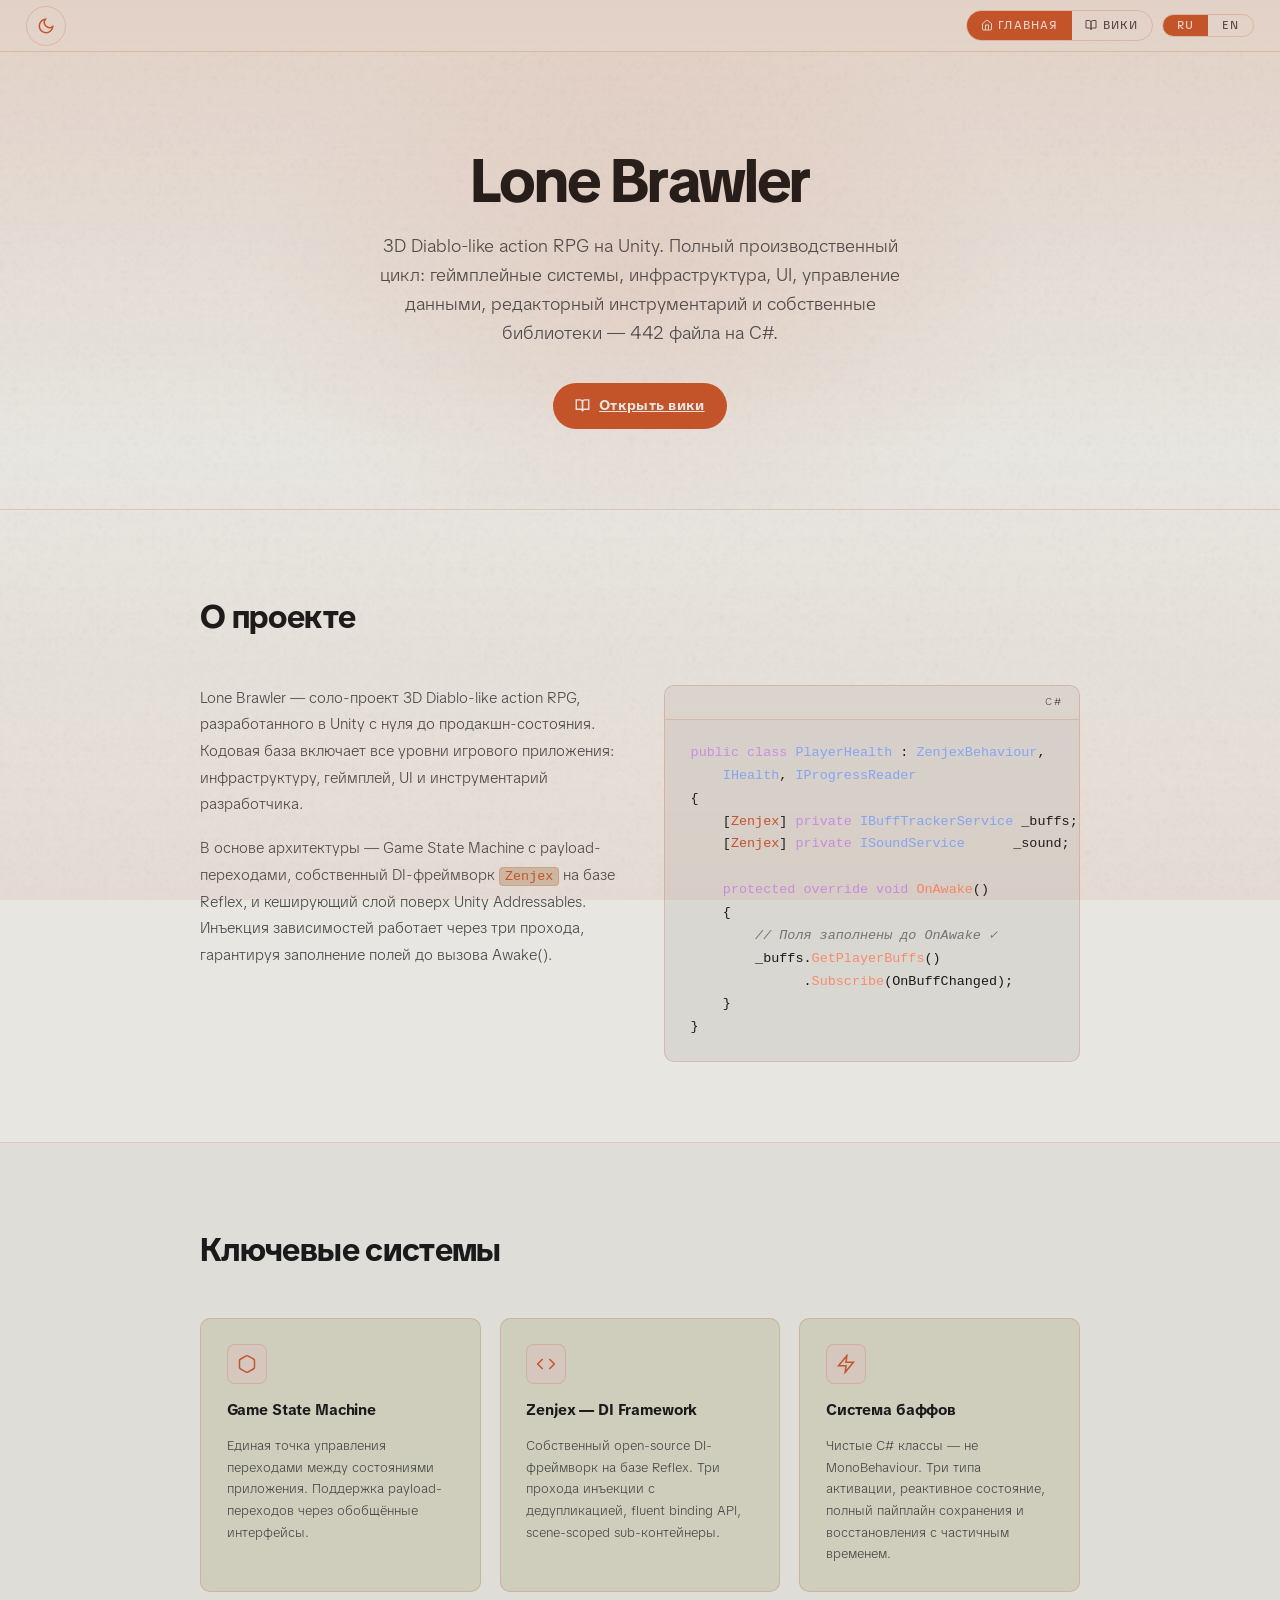
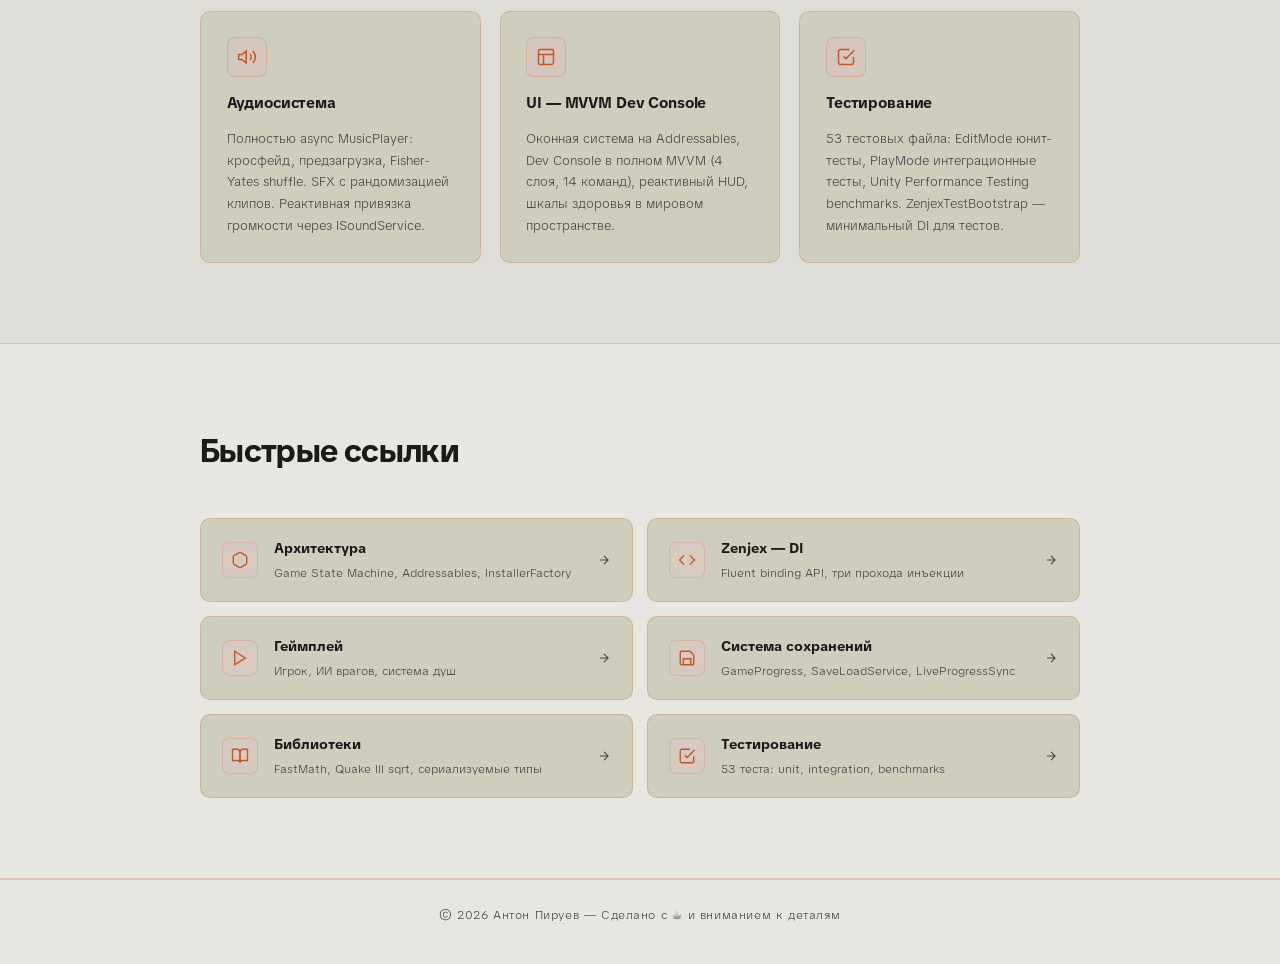
<file: src/index.html>
<!DOCTYPE html>
<html lang="ru" data-theme="dark">
<head>
  <meta charset="UTF-8" />
  <meta name="viewport" content="width=device-width, initial-scale=1.0" />
  <title>Lone Brawler</title>

  <link rel="stylesheet" href="css/variables.css" />
  <link rel="stylesheet" href="css/animations.css" />
  <link rel="stylesheet" href="css/layout.css" />
  <link rel="stylesheet" href="css/wiki.css" />
  <link rel="stylesheet" href="css/home.css" />
</head>
<body>

<div class="app">

  <!-- ═══════ TOP BAR ═══════ -->
  <header class="topbar">
    <div class="topbar-left">
      <button class="theme-switcher" id="theme-toggle"
              aria-label="Toggle theme" onclick="toggleTheme()">
        <svg class="theme-icon sun" viewBox="0 0 24 24" fill="none" stroke="currentColor" stroke-width="2" aria-hidden="true">
          <circle cx="12" cy="12" r="5"/>
          <path d="M12 1v2M12 21v2M4.22 4.22l1.42 1.42M18.36 18.36l1.42 1.42M1 12h2M21 12h2M4.22 19.78l1.42-1.42M18.36 5.64l1.42-1.42"/>
        </svg>
        <svg class="theme-icon moon" viewBox="0 0 24 24" fill="none" stroke="currentColor" stroke-width="2" aria-hidden="true">
          <path d="M21 12.79A9 9 0 1 1 11.21 3 7 7 0 0 0 21 12.79z"/>
        </svg>
      </button>
    </div>

    <div class="topbar-right">
      <nav class="topbar-nav" aria-label="Site navigation">
        <a class="topbar-nav-link topbar-nav-link--active" href="index.html">
          <svg width="12" height="12" viewBox="0 0 24 24" fill="none" stroke="currentColor" stroke-width="2" aria-hidden="true">
            <path d="M3 9l9-7 9 7v11a2 2 0 01-2 2H5a2 2 0 01-2-2z"/>
            <polyline points="9 22 9 12 15 12 15 22"/>
          </svg>
          <span class="t" data-ru="Главная" data-en="Home">Главная</span>
        </a>
        <a class="topbar-nav-link" href="wiki.html">
          <svg width="12" height="12" viewBox="0 0 24 24" fill="none" stroke="currentColor" stroke-width="2" aria-hidden="true">
            <path d="M2 3h6a4 4 0 014 4v14a3 3 0 00-3-3H2z"/>
            <path d="M22 3h-6a4 4 0 00-4 4v14a3 3 0 013-3h7z"/>
          </svg>
          <span class="t" data-ru="Вики" data-en="Wiki">Вики</span>
        </a>
      </nav>

      <a class="repo-link" id="repo-link" href="#" style="display:none"
         target="_blank" rel="noopener" aria-label="GitHub repository">
        <svg width="13" height="13" viewBox="0 0 24 24" fill="currentColor" aria-hidden="true">
          <path d="M12 .5C5.65.5.5 5.65.5 12c0 5.1 3.3 9.4 7.9 10.9.58.1.79-.25.79-.56v-2c-3.2.7-3.88-1.54-3.88-1.54-.52-1.34-1.28-1.7-1.28-1.7-1.05-.72.08-.7.08-.7 1.16.08 1.77 1.2 1.77 1.2 1.03 1.76 2.7 1.25 3.36.96.1-.75.4-1.25.73-1.54-2.55-.29-5.23-1.28-5.23-5.68 0-1.25.45-2.28 1.18-3.08-.12-.29-.51-1.46.11-3.04 0 0 .96-.31 3.15 1.18a10.9 10.9 0 015.74 0C17.3 5.37 18.26 5.68 18.26 5.68c.62 1.58.23 2.75.11 3.04.74.8 1.18 1.83 1.18 3.08 0 4.41-2.69 5.38-5.25 5.67.41.35.78 1.05.78 2.12v3.15c0 .31.21.67.8.56C20.2 21.4 23.5 17.1 23.5 12 23.5 5.65 18.35.5 12 .5z"/>
        </svg>
        GitHub
      </a>

      <div class="lang-switcher" role="group" aria-label="Language">
        <button class="lang-btn active" id="btn-ru" onclick="setLang('ru')">RU</button>
        <button class="lang-btn"        id="btn-en" onclick="setLang('en')">EN</button>
      </div>
    </div>
  </header>

  <!-- ═══════ MAIN CONTENT ═══════ -->
  <main class="home-main">

    <!-- HERO -->
    <section class="home-hero">
      <div class="home-hero-inner home-hero-inner--centered">
        <div class="home-hero-text home-hero-text--centered">

          <h1 class="home-tagline">
            <span class="t" data-ru="Lone Brawler" data-en="Lone Brawler">Lone Brawler</span>
          </h1>

          <p class="home-sub t"
             data-ru="3D Diablo-like action RPG на Unity. Полный производственный цикл: геймплейные системы, инфраструктура, UI, управление данными, редакторный инструментарий и собственные библиотеки — 442 файла на C#."
             data-en="3D Diablo-like action RPG built in Unity. Full production pipeline: gameplay systems, infrastructure, UI, data management, editor tooling, and in-house libraries — 442 C# files.">
            3D Diablo-like action RPG на Unity. Полный производственный цикл: геймплейные системы, инфраструктура, UI, управление данными, редакторный инструментарий и собственные библиотеки — 442 файла на C#.
          </p>

          <div class="home-cta-row home-cta-row--centered">
            <a class="home-btn-download" href="wiki.html">
              <svg width="15" height="15" viewBox="0 0 24 24" fill="none" stroke="currentColor" stroke-width="2.2" aria-hidden="true">
                <path d="M2 3h6a4 4 0 014 4v14a3 3 0 00-3-3H2z"/>
                <path d="M22 3h-6a4 4 0 00-4 4v14a3 3 0 013-3h7z"/>
              </svg>
              <span class="t" data-ru="Открыть вики" data-en="Open Wiki">Открыть вики</span>
            </a>
          </div>

        </div>
      </div>
    </section>

    <!-- ABOUT -->
    <section class="home-section reveal">
      <div class="home-section-inner">

        <h2 class="home-section-title t"
            data-ru="О проекте"
            data-en="About the project">О проекте</h2>

        <div class="home-about-grid">
          <div class="home-about-text">
            <p class="home-paragraph t"
               data-ru="Lone Brawler — соло-проект 3D Diablo-like action RPG, разработанного в Unity с нуля до продакшн-состояния. Кодовая база включает все уровни игрового приложения: инфраструктуру, геймплей, UI и инструментарий разработчика."
               data-en="Lone Brawler is a solo 3D Diablo-like action RPG developed in Unity from scratch to production quality. The codebase covers all layers of a game application: infrastructure, gameplay, UI, and developer tooling.">
              Lone Brawler — соло-проект 3D Diablo-like action RPG, разработанного в Unity с нуля до продакшн-состояния. Кодовая база включает все уровни игрового приложения: инфраструктуру, геймплей, UI и инструментарий разработчика.
            </p>
            <p class="home-paragraph t"
               data-ru="В основе архитектуры — Game State Machine с payload-переходами, собственный DI-фреймворк <code>Zenjex</code> на базе Reflex, и кеширующий слой поверх Unity Addressables. Инъекция зависимостей работает через три прохода, гарантируя заполнение полей до вызова Awake()."
               data-en="The architecture is built around a Game State Machine with payload transitions, a custom DI framework <code>Zenjex</code> built on Reflex, and a caching layer over Unity Addressables. Dependency injection runs across three passes, guaranteeing field population before Awake() fires.">
              В основе архитектуры — Game State Machine с payload-переходами, собственный DI-фреймворк <code>Zenjex</code> на базе Reflex, и кеширующий слой поверх Unity Addressables. Инъекция зависимостей работает через три прохода, гарантируя заполнение полей до вызова Awake().
            </p>
          </div>

          <div class="home-code-block">
            <div class="home-code-header">
              <span class="home-code-lang">C#</span>
            </div>
            <pre class="home-code"><code><span class="c-kw">public class</span> <span class="c-type">PlayerHealth</span> : <span class="c-type">ZenjexBehaviour</span>,
    <span class="c-type">IHealth</span>, <span class="c-type">IProgressReader</span>
{
    [<span class="c-attr">Zenjex</span>] <span class="c-kw">private</span> <span class="c-type">IBuffTrackerService</span> _buffs;
    [<span class="c-attr">Zenjex</span>] <span class="c-kw">private</span> <span class="c-type">ISoundService</span>      _sound;

    <span class="c-kw">protected override void</span> <span class="c-fn">OnAwake</span>()
    {
        <span class="c-comm">// Поля заполнены до OnAwake ✓</span>
        _buffs.<span class="c-fn">GetPlayerBuffs</span>()
              .<span class="c-fn">Subscribe</span>(OnBuffChanged);
    }
}</code></pre>
          </div>
        </div>

      </div>
    </section>

    <!-- FEATURES -->
    <section class="home-section home-section--alt reveal">
      <div class="home-section-inner">

        <h2 class="home-section-title t"
            data-ru="Ключевые системы"
            data-en="Key Systems">Ключевые системы</h2>

        <div class="home-features-grid">

          <div class="home-feature-card">
            <div class="home-feature-icon">
              <svg width="20" height="20" viewBox="0 0 24 24" fill="none" stroke="currentColor" stroke-width="1.8">
                <path d="M21 16V8a2 2 0 00-1-1.73l-7-4a2 2 0 00-2 0l-7 4A2 2 0 003 8v8a2 2 0 001 1.73l7 4a2 2 0 002 0l7-4A2 2 0 0021 16z"/>
              </svg>
            </div>
            <h3 class="home-feature-title t" data-ru="Game State Machine" data-en="Game State Machine">Game State Machine</h3>
            <p class="home-feature-desc t"
               data-ru="Единая точка управления переходами между состояниями приложения. Поддержка payload-переходов через обобщённые интерфейсы."
               data-en="Single point of control for all application state transitions. Supports payload transitions through generic interfaces.">
              Единая точка управления переходами между состояниями приложения. Поддержка payload-переходов через обобщённые интерфейсы.
            </p>
          </div>

          <div class="home-feature-card">
            <div class="home-feature-icon">
              <svg width="20" height="20" viewBox="0 0 24 24" fill="none" stroke="currentColor" stroke-width="1.8">
                <polyline points="16 18 22 12 16 6"/><polyline points="8 6 2 12 8 18"/>
              </svg>
            </div>
            <h3 class="home-feature-title t" data-ru="Zenjex — DI Framework" data-en="Zenjex — DI Framework">Zenjex — DI Framework</h3>
            <p class="home-feature-desc t"
               data-ru="Собственный open-source DI-фреймворк на базе Reflex. Три прохода инъекции с дедупликацией, fluent binding API, scene-scoped sub-контейнеры."
               data-en="Custom open-source DI framework built on Reflex. Three injection passes with deduplication, fluent binding API, scene-scoped sub-containers.">
              Собственный open-source DI-фреймворк на базе Reflex. Три прохода инъекции с дедупликацией, fluent binding API, scene-scoped sub-контейнеры.
            </p>
          </div>

          <div class="home-feature-card">
            <div class="home-feature-icon">
              <svg width="20" height="20" viewBox="0 0 24 24" fill="none" stroke="currentColor" stroke-width="1.8">
                <path d="M13 2L3 14h9l-1 8 10-12h-9l1-8z"/>
              </svg>
            </div>
            <h3 class="home-feature-title t" data-ru="Система баффов" data-en="Buff System">Система баффов</h3>
            <p class="home-feature-desc t"
               data-ru="Чистые C# классы — не MonoBehaviour. Три типа активации, реактивное состояние, полный пайплайн сохранения и восстановления с частичным временем."
               data-en="Pure C# classes — not MonoBehaviours. Three activation types, reactive state, full save & restore pipeline including partial-duration restoration.">
              Чистые C# классы — не MonoBehaviour. Три типа активации, реактивное состояние, полный пайплайн сохранения и восстановления с частичным временем.
            </p>
          </div>

          <div class="home-feature-card">
            <div class="home-feature-icon">
              <svg width="20" height="20" viewBox="0 0 24 24" fill="none" stroke="currentColor" stroke-width="1.8">
                <polygon points="11 5 6 9 2 9 2 15 6 15 11 19 11 5"/>
                <path d="M15.54 8.46a5 5 0 010 7.07M19.07 4.93a10 10 0 010 14.14"/>
              </svg>
            </div>
            <h3 class="home-feature-title t" data-ru="Аудиосистема" data-en="Audio System">Аудиосистема</h3>
            <p class="home-feature-desc t"
               data-ru="Полностью async MusicPlayer: кросфейд, предзагрузка, Fisher-Yates shuffle. SFX с рандомизацией клипов. Реактивная привязка громкости через ISoundService."
               data-en="Fully async MusicPlayer: crossfade, preloading, Fisher-Yates shuffle. SFX with randomised clip groups. Reactive volume binding through ISoundService.">
              Полностью async MusicPlayer: кросфейд, предзагрузка, Fisher-Yates shuffle. SFX с рандомизацией клипов. Реактивная привязка громкости через ISoundService.
            </p>
          </div>

          <div class="home-feature-card">
            <div class="home-feature-icon">
              <svg width="20" height="20" viewBox="0 0 24 24" fill="none" stroke="currentColor" stroke-width="1.8">
                <rect x="3" y="3" width="18" height="18" rx="2"/>
                <path d="M3 9h18M9 21V9"/>
              </svg>
            </div>
            <h3 class="home-feature-title t" data-ru="UI — MVVM Dev Console" data-en="UI — MVVM Dev Console">UI — MVVM Dev Console</h3>
            <p class="home-feature-desc t"
               data-ru="Оконная система на Addressables, Dev Console в полном MVVM (4 слоя, 14 команд), реактивный HUD, шкалы здоровья в мировом пространстве."
               data-en="Addressables-based window system, Dev Console in full MVVM (4 layers, 14 commands), reactive HUD, world-space health bars.">
              Оконная система на Addressables, Dev Console в полном MVVM (4 слоя, 14 команд), реактивный HUD, шкалы здоровья в мировом пространстве.
            </p>
          </div>

          <div class="home-feature-card">
            <div class="home-feature-icon">
              <svg width="20" height="20" viewBox="0 0 24 24" fill="none" stroke="currentColor" stroke-width="1.8">
                <polyline points="9 11 12 14 22 4"/>
                <path d="M21 12v7a2 2 0 01-2 2H5a2 2 0 01-2-2V5a2 2 0 012-2h11"/>
              </svg>
            </div>
            <h3 class="home-feature-title t" data-ru="Тестирование" data-en="Testing">Тестирование</h3>
            <p class="home-feature-desc t"
               data-ru="53 тестовых файла: EditMode юнит-тесты, PlayMode интеграционные тесты, Unity Performance Testing benchmarks. ZenjexTestBootstrap — минимальный DI для тестов."
               data-en="53 test files: EditMode unit tests, PlayMode integration tests, Unity Performance Testing benchmarks. ZenjexTestBootstrap — minimal DI container for tests.">
              53 тестовых файла: EditMode юнит-тесты, PlayMode интеграционные тесты, Unity Performance Testing benchmarks. ZenjexTestBootstrap — минимальный DI для тестов.
            </p>
          </div>

        </div>
      </div>
    </section>

    <!-- QUICK LINKS -->
    <section class="home-section reveal">
      <div class="home-section-inner">

        <h2 class="home-section-title t"
            data-ru="Быстрые ссылки"
            data-en="Quick Links">Быстрые ссылки</h2>

        <div class="home-links-grid">

          <a class="home-link-card" href="wiki.html#Architecture">
            <div class="home-link-card-icon">
              <svg width="18" height="18" viewBox="0 0 24 24" fill="none" stroke="currentColor" stroke-width="1.8">
                <path d="M21 16V8a2 2 0 00-1-1.73l-7-4a2 2 0 00-2 0l-7 4A2 2 0 003 8v8a2 2 0 001 1.73l7 4a2 2 0 002 0l7-4A2 2 0 0021 16z"/>
              </svg>
            </div>
            <div>
              <div class="home-link-card-title t" data-ru="Архитектура" data-en="Architecture">Архитектура</div>
              <div class="home-link-card-desc t" data-ru="Game State Machine, Addressables, InstallerFactory" data-en="Game State Machine, Addressables, InstallerFactory">Game State Machine, Addressables, InstallerFactory</div>
            </div>
            <svg class="home-link-arrow" width="14" height="14" viewBox="0 0 24 24" fill="none" stroke="currentColor" stroke-width="2">
              <path d="M5 12h14M12 5l7 7-7 7"/>
            </svg>
          </a>

          <a class="home-link-card" href="wiki.html#Zenjex">
            <div class="home-link-card-icon">
              <svg width="18" height="18" viewBox="0 0 24 24" fill="none" stroke="currentColor" stroke-width="1.8">
                <polyline points="16 18 22 12 16 6"/><polyline points="8 6 2 12 8 18"/>
              </svg>
            </div>
            <div>
              <div class="home-link-card-title">Zenjex — DI</div>
              <div class="home-link-card-desc t" data-ru="Fluent binding API, три прохода инъекции" data-en="Fluent binding API, three injection passes">Fluent binding API, три прохода инъекции</div>
            </div>
            <svg class="home-link-arrow" width="14" height="14" viewBox="0 0 24 24" fill="none" stroke="currentColor" stroke-width="2">
              <path d="M5 12h14M12 5l7 7-7 7"/>
            </svg>
          </a>

          <a class="home-link-card" href="wiki.html#Gameplay">
            <div class="home-link-card-icon">
              <svg width="18" height="18" viewBox="0 0 24 24" fill="none" stroke="currentColor" stroke-width="1.8">
                <polygon points="5 3 19 12 5 21 5 3"/>
              </svg>
            </div>
            <div>
              <div class="home-link-card-title t" data-ru="Геймплей" data-en="Gameplay">Геймплей</div>
              <div class="home-link-card-desc t" data-ru="Игрок, ИИ врагов, система душ" data-en="Player, enemy AI, souls system">Игрок, ИИ врагов, система душ</div>
            </div>
            <svg class="home-link-arrow" width="14" height="14" viewBox="0 0 24 24" fill="none" stroke="currentColor" stroke-width="2">
              <path d="M5 12h14M12 5l7 7-7 7"/>
            </svg>
          </a>

          <a class="home-link-card" href="wiki.html#Save-System">
            <div class="home-link-card-icon">
              <svg width="18" height="18" viewBox="0 0 24 24" fill="none" stroke="currentColor" stroke-width="1.8">
                <path d="M19 21H5a2 2 0 01-2-2V5a2 2 0 012-2h11l5 5v11a2 2 0 01-2 2z"/>
                <polyline points="17 21 17 13 7 13 7 21"/>
              </svg>
            </div>
            <div>
              <div class="home-link-card-title t" data-ru="Система сохранений" data-en="Save System">Система сохранений</div>
              <div class="home-link-card-desc t" data-ru="GameProgress, SaveLoadService, LiveProgressSync" data-en="GameProgress, SaveLoadService, LiveProgressSync">GameProgress, SaveLoadService, LiveProgressSync</div>
            </div>
            <svg class="home-link-arrow" width="14" height="14" viewBox="0 0 24 24" fill="none" stroke="currentColor" stroke-width="2">
              <path d="M5 12h14M12 5l7 7-7 7"/>
            </svg>
          </a>

          <a class="home-link-card" href="wiki.html#Custom-Libraries">
            <div class="home-link-card-icon">
              <svg width="18" height="18" viewBox="0 0 24 24" fill="none" stroke="currentColor" stroke-width="1.8">
                <path d="M2 3h6a4 4 0 014 4v14a3 3 0 00-3-3H2z"/>
                <path d="M22 3h-6a4 4 0 00-4 4v14a3 3 0 013-3h7z"/>
              </svg>
            </div>
            <div>
              <div class="home-link-card-title t" data-ru="Библиотеки" data-en="Libraries">Библиотеки</div>
              <div class="home-link-card-desc t" data-ru="FastMath, Quake III sqrt, сериализуемые типы" data-en="FastMath, Quake III sqrt, serialisable types">FastMath, Quake III sqrt, сериализуемые типы</div>
            </div>
            <svg class="home-link-arrow" width="14" height="14" viewBox="0 0 24 24" fill="none" stroke="currentColor" stroke-width="2">
              <path d="M5 12h14M12 5l7 7-7 7"/>
            </svg>
          </a>

          <a class="home-link-card" href="wiki.html#Testing">
            <div class="home-link-card-icon">
              <svg width="18" height="18" viewBox="0 0 24 24" fill="none" stroke="currentColor" stroke-width="1.8">
                <polyline points="9 11 12 14 22 4"/>
                <path d="M21 12v7a2 2 0 01-2 2H5a2 2 0 01-2-2V5a2 2 0 012-2h11"/>
              </svg>
            </div>
            <div>
              <div class="home-link-card-title t" data-ru="Тестирование" data-en="Testing">Тестирование</div>
              <div class="home-link-card-desc t" data-ru="53 теста: unit, integration, benchmarks" data-en="53 tests: unit, integration, benchmarks">53 теста: unit, integration, benchmarks</div>
            </div>
            <svg class="home-link-arrow" width="14" height="14" viewBox="0 0 24 24" fill="none" stroke="currentColor" stroke-width="2">
              <path d="M5 12h14M12 5l7 7-7 7"/>
            </svg>
          </a>

        </div>
      </div>
    </section>

  </main>

  <footer class="home-footer">
    <span class="t" id="footer-text"
          data-ru="© 2026 Антон Пируев — Сделано с ☕ и вниманием к деталям"
          data-en="© 2026 Anton Piruev — Made with ☕ and attention to detail">© 2026 Антон Пируев — Сделано с ☕ и вниманием к деталям</span>
  </footer>

</div><!-- /.app -->

<script src="js/theme.js"></script>
<script src="js/config-loader.js"></script>
<script src="js/lang.js"></script>
<script src="js/scroll.js"></script>

<script>
/* Home page: no wiki.js needed. Just patch footer when config loads. */
document.addEventListener('wiki:ready', () => {
  const cfg = window.__cfg;
  if (!cfg) return;

  /* Footer year */
  const footerEl = document.getElementById('footer-text');
  if (footerEl) {
    const p  = cfg.site?.project || 'Lone Brawler';
    const yr = new Date().getFullYear();
    footerEl.setAttribute('data-ru', `© ${yr}\u00a0Антон Пируев — Сделано с ☕ и вниманием к деталям`);
    footerEl.setAttribute('data-en', `© ${yr}\u00a0Anton Piruev — Made with ☕ and attention to detail`);
    const lang = window.getCurrentLang?.() || 'ru';
    footerEl.textContent = footerEl.getAttribute('data-' + lang);
  }
});

/* Lang re-render for home page: just the .t fade pattern */
function rerenderCurrentLang(lang) {
  /* handled by lang.js .t fade — nothing else to re-render on home */
}
</script>

</body>
</html>
</file>
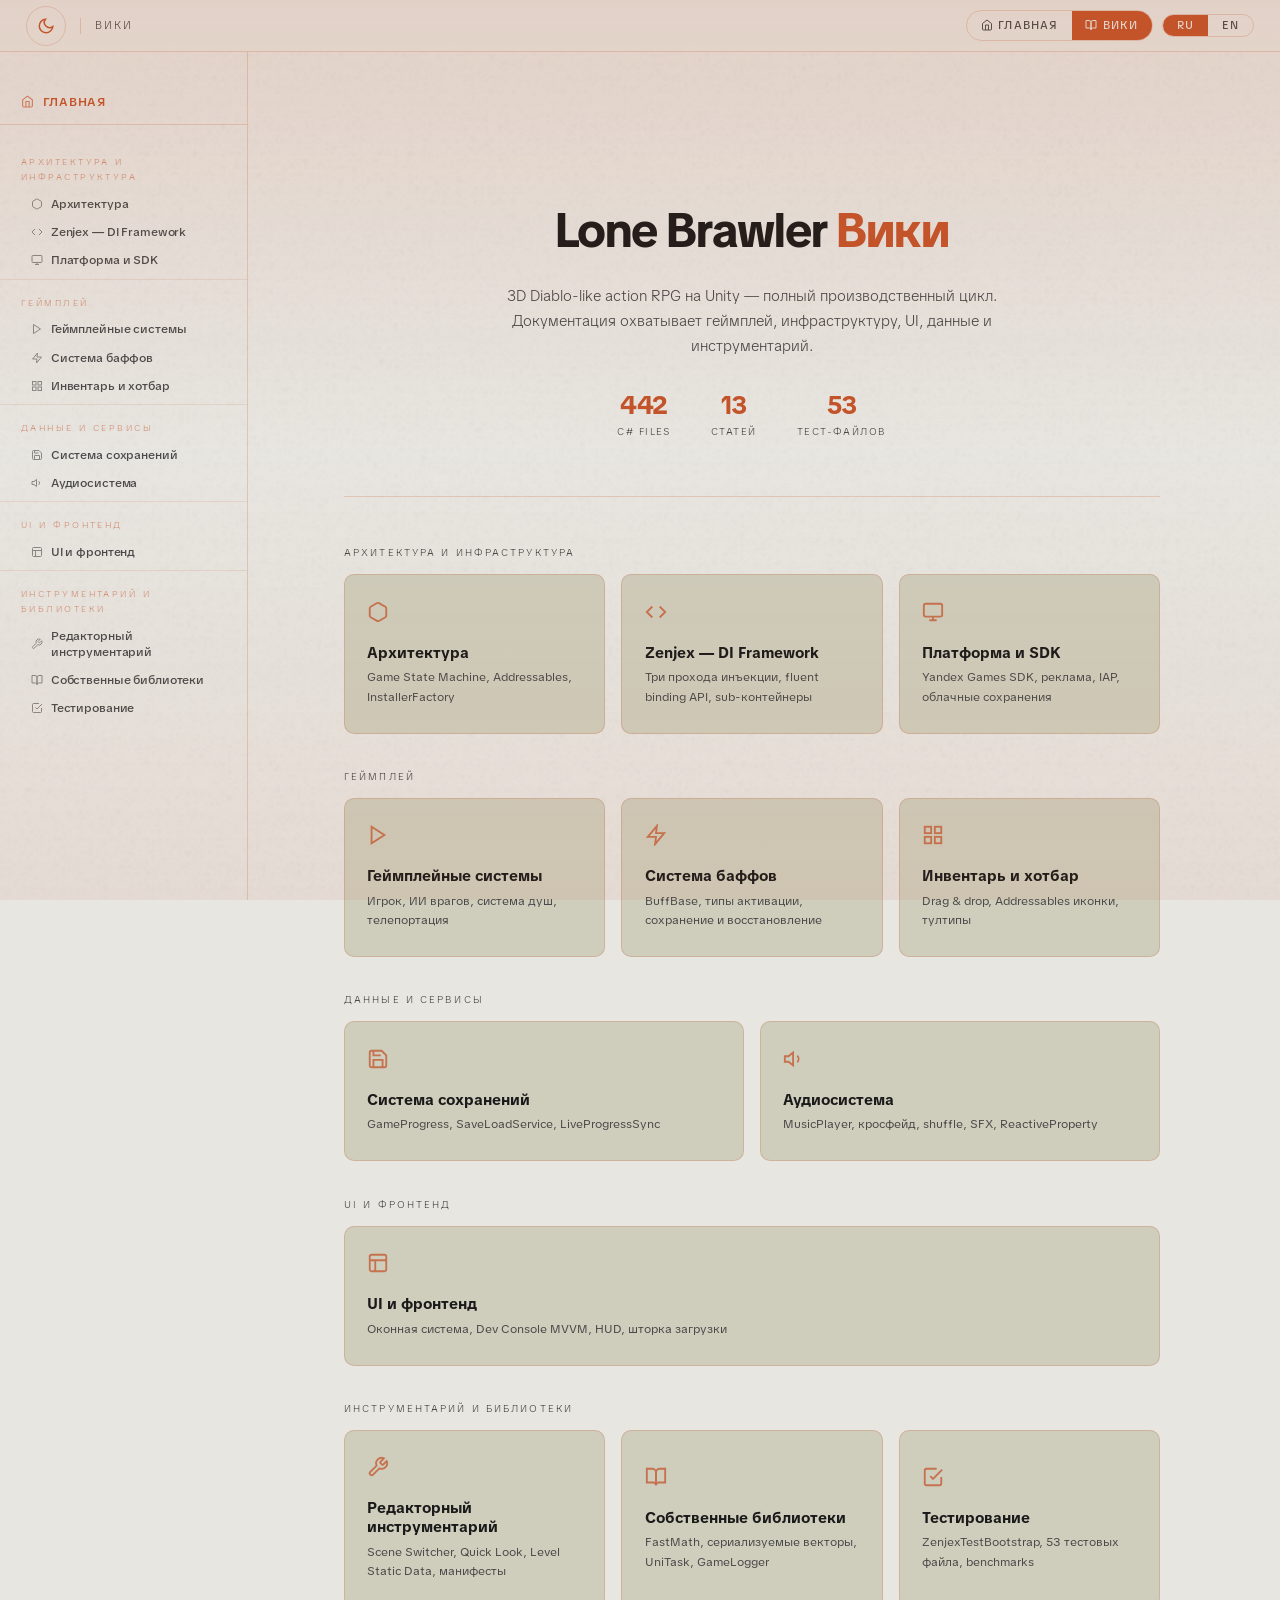
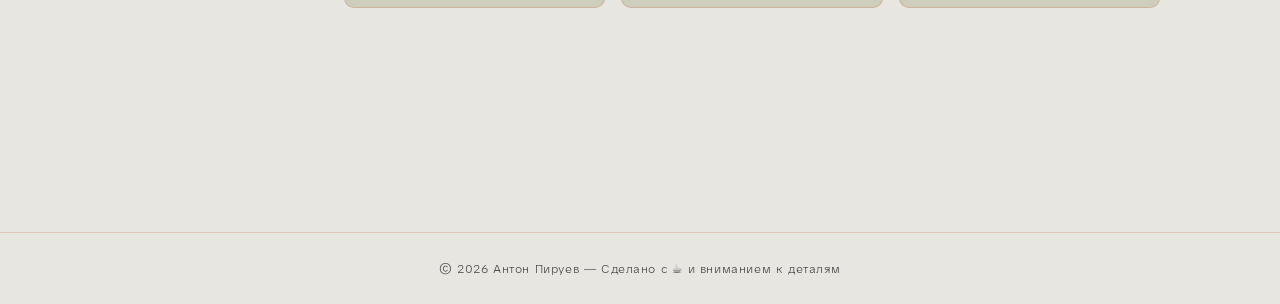
<file: src/wiki.html>
<!DOCTYPE html>
<html lang="ru" data-theme="dark">
<head>
  <meta charset="UTF-8" />
  <meta name="viewport" content="width=device-width, initial-scale=1.0" />
  <title>Wiki — Lone Brawler</title>

  <link rel="stylesheet" href="css/variables.css" />
  <link rel="stylesheet" href="css/animations.css" />
  <link rel="stylesheet" href="css/layout.css" />
  <link rel="stylesheet" href="css/wiki.css" />
</head>
<body>

<div class="app">

  <!-- ═══════ TOP BAR ═══════ -->
  <header class="topbar">
    <div class="topbar-left">
      <button class="sidebar-toggle" id="sidebar-toggle"
              aria-label="Toggle navigation" onclick="toggleSidebar()">
        <svg width="16" height="16" viewBox="0 0 24 24" fill="none" stroke="currentColor" stroke-width="2">
          <path d="M3 12h18M3 6h18M3 18h18"/>
        </svg>
      </button>

      <button class="theme-switcher" id="theme-toggle"
              aria-label="Toggle theme" onclick="toggleTheme()">
        <svg class="theme-icon sun" viewBox="0 0 24 24" fill="none" stroke="currentColor" stroke-width="2">
          <circle cx="12" cy="12" r="5"/>
          <path d="M12 1v2M12 21v2M4.22 4.22l1.42 1.42M18.36 18.36l1.42 1.42M1 12h2M21 12h2M4.22 19.78l1.42-1.42M18.36 5.64l1.42-1.42"/>
        </svg>
        <svg class="theme-icon moon" viewBox="0 0 24 24" fill="none" stroke="currentColor" stroke-width="2">
          <path d="M21 12.79A9 9 0 1 1 11.21 3 7 7 0 0 0 21 12.79z"/>
        </svg>
      </button>

      <div class="topbar-sep"></div>
      <span class="topbar-label t" data-ru="Вики" data-en="Wiki">Вики</span>
    </div>

    <div class="topbar-right">
      <nav class="topbar-nav" aria-label="Site navigation">
        <a class="topbar-nav-link" href="index.html">
          <svg width="12" height="12" viewBox="0 0 24 24" fill="none" stroke="currentColor" stroke-width="2">
            <path d="M3 9l9-7 9 7v11a2 2 0 01-2 2H5a2 2 0 01-2-2z"/>
            <polyline points="9 22 9 12 15 12 15 22"/>
          </svg>
          <span class="t" data-ru="Главная" data-en="Home">Главная</span>
        </a>
        <a class="topbar-nav-link topbar-nav-link--active" href="wiki.html">
          <svg width="12" height="12" viewBox="0 0 24 24" fill="none" stroke="currentColor" stroke-width="2">
            <path d="M2 3h6a4 4 0 014 4v14a3 3 0 00-3-3H2z"/>
            <path d="M22 3h-6a4 4 0 00-4 4v14a3 3 0 013-3h7z"/>
          </svg>
          <span class="t" data-ru="Вики" data-en="Wiki">Вики</span>
        </a>
      </nav>

      <div class="lang-switcher" role="group" aria-label="Language">
        <button class="lang-btn active" id="btn-ru" onclick="setLang('ru')">RU</button>
        <button class="lang-btn"        id="btn-en" onclick="setLang('en')">EN</button>
      </div>
    </div>
  </header>

  <!-- ═══════ LAYOUT ═══════ -->
  <div class="main">

    <!-- SIDEBAR -->
    <nav class="sidebar" id="sidebar">
      <button class="sidebar-home-btn t" id="sidebar-home-btn"
              data-ru="Главная" data-en="Home"
              onclick="showWikiHome()">
        <svg width="13" height="13" viewBox="0 0 24 24" fill="none" stroke="currentColor" stroke-width="2">
          <path d="M3 9l9-7 9 7v11a2 2 0 01-2 2H5a2 2 0 01-2-2z"/>
          <polyline points="9 22 9 12 15 12 15 22"/>
        </svg>
        Главная
      </button>

      <div id="wiki-sidebar-list">
        <!-- populated by wiki.js after config loads -->
        <div class="wiki-loading" style="padding: 2rem 0;">
          <div class="wiki-loading-dot"></div>
          <div class="wiki-loading-dot"></div>
          <div class="wiki-loading-dot"></div>
        </div>
      </div>
    </nav>

    <!-- Mobile backdrop -->
    <div class="sidebar-backdrop" id="sidebar-backdrop" onclick="closeSidebar()"></div>

    <!-- CONTENT -->
    <main class="content" id="wiki-content">
      <div class="wiki-content">
        <div class="wiki-loading">
          <div class="wiki-loading-dot"></div>
          <div class="wiki-loading-dot"></div>
          <div class="wiki-loading-dot"></div>
        </div>
      </div>
    </main>

  </div><!-- /.main -->

  <footer>
    <span class="t" data-ru="© 2026 Антон Пируев — Сделано с ☕ и вниманием к деталям" data-en="© 2026 Anton Piruev — Made with ☕ and attention to detail">
      © 2026 Антон Пируев — Сделано с ☕ и вниманием к деталям
    </span>
  </footer>

</div><!-- /.app -->

<script src="js/theme.js"></script>
<script src="js/lang.js"></script>
<script src="js/marked.min.js"></script>
<script src="js/config-loader.js"></script>
<script src="js/wiki.js"></script>

</body>
</html>
</file>
<file: src/css/variables.css>
/* ============================================================
   variables.css — Design tokens for Lone Brawler Wiki.
   Accent colours are overridden at runtime by config-loader.js
   ============================================================ */

*, *::before, *::after {
  box-sizing: border-box;
  margin: 0;
  padding: 0;
}

/* ── Fallback accents (before config loads) ── */
:root {
  --accent-dark:  #e8774a;
  --accent-light: #c4542a;
}

/* ── Dark theme (default) ── */
:root {
  --accent:   var(--accent-dark);

  --bg:       #0d0d0d;
  --surface:  #161616;
  --card:     #1c1c1c;
  --accent2:  #f5b07a;
  --text:     #f0ece4;
  --muted:    #8a8070;
  --border:   var(--border-dark,          rgba(232, 119, 74, 0.18));
  --glow:     var(--glow-dark,            rgba(232, 119, 74, 0.10));

  --gradient-top:    var(--gradient-top-dark,  rgba(232, 119, 74, 0.12));
  --gradient-bottom: var(--gradient-bot-dark,  rgba(232, 119, 74, 0.06));

  --sidebar-w: 248px;
}

/* ── Light theme ── */
[data-theme="light"] {
  --accent:   var(--accent-light);

  --bg:       #e8e6e1;
  --surface:  #d9d7d2;
  --card:     #cfcdbc;
  --accent2:  #8b4510;
  --text:     #1a1a1a;
  --muted:    #4a4a4a;
  --border:   var(--border-light,         rgba(196, 84, 42, 0.22));
  --glow:     var(--glow-light,           rgba(196, 84, 42, 0.10));

  --gradient-top:    var(--gradient-top-light, rgba(196, 84, 42, 0.14));
  --gradient-bottom: var(--gradient-bot-light, rgba(196, 84, 42, 0.07));
}

html { scroll-behavior: smooth; }

body {
  background-color:       var(--bg);
  background-image:       var(--noise-svg);
  background-attachment:  fixed;
  color:       var(--text);
  font-family: inherit;
  font-weight: 300;
  line-height: 1.7;
  overflow-x:  hidden;
}

/* ── Gradient overlay ── */
body::before {
  content: '';
  position: fixed;
  inset: 0;
  background: linear-gradient(
    to bottom,
    var(--gradient-top)    0%,
    transparent            50%,
    var(--gradient-bottom) 100%
  );
  pointer-events: none;
  z-index: 9999;
}
</file>
<file: src/css/animations.css>
/* ============================================================
   animations.css — Keyframes & transition helpers
   ============================================================ */

@keyframes fadeUp {
  from { opacity: 0; transform: translateY(28px); }
  to   { opacity: 1; transform: none; }
}

@keyframes spin {
  to { transform: rotate(360deg); }
}

@keyframes slideRight {
  from { opacity: 0; transform: translateX(-10px); }
  to   { opacity: 1; transform: none; }
}

/* ── Scroll reveal (same class name as portfolio) ── */
.reveal {
  opacity: 0;
  transform: translateY(20px);
  transition: opacity 0.6s ease, transform 0.6s ease;
}
.reveal.visible {
  opacity: 1;
  transform: none;
}

/* ── Language fade (same .t / .fading pattern) ── */
.t {
  transition: opacity 0.18s ease;
}
.t.fading {
  opacity: 0;
}

/* ── Release body entry ── */
.release-body {
  animation: fadeUp 0.4s cubic-bezier(0.22, 1, 0.36, 1) both;
}

/* ── Section stagger ── */
.release-section {
  animation: fadeUp 0.45s cubic-bezier(0.22, 1, 0.36, 1) both;
}
.release-section:nth-child(1) { animation-delay: 0.04s; }
.release-section:nth-child(2) { animation-delay: 0.08s; }
.release-section:nth-child(3) { animation-delay: 0.12s; }
.release-section:nth-child(4) { animation-delay: 0.16s; }
.release-section:nth-child(5) { animation-delay: 0.20s; }
.release-section:nth-child(6) { animation-delay: 0.24s; }
.release-section:nth-child(7) { animation-delay: 0.28s; }
.release-section:nth-child(8) { animation-delay: 0.32s; }
</file>
<file: src/css/layout.css>
/* ============================================================
   layout.css — Top bar, sidebar, content, footer
   ============================================================ */

/* ── App shell ── */
.app {
  display: flex;
  flex-direction: column;
  min-height: 100vh;
}

/* ════════════════════════════════════════════════════════════
   TOP BAR
   ════════════════════════════════════════════════════════════ */
.topbar {
  position: fixed;
  top: 0; left: 0; right: 0;
  z-index: 500;
  height: 52px;
  display: flex;
  align-items: center;
  justify-content: space-between;
  padding: 0 1.6rem;
  border-bottom: 1px solid var(--border);
  background: rgba(13, 13, 13, 0.88);
  backdrop-filter: blur(18px);
  -webkit-backdrop-filter: blur(18px);
}

[data-theme="light"] .topbar {
  background: rgba(232, 230, 225, 0.88);
}

.topbar-left  { display: flex; align-items: center; gap: 0.9rem; }
.topbar-right { display: flex; align-items: center; gap: 0.6rem; }

/* Project name link */
.topbar-logo {
  display: flex;
  align-items: center;
  gap: 0.5rem;
  text-decoration: none;
  color: var(--text);
  background: transparent;
}

/* Logo as image */
.topbar-logo-img {
  height: 26px;
  width: auto;
  display: block;
  background: transparent;
}

.topbar-logo-name {
  font-size: 0.95rem;
  font-weight: 700;
  letter-spacing: -0.01em;
  color: var(--text);
}
.topbar-logo-name span { color: var(--accent); }

.topbar-sep {
  width: 1px;
  height: 16px;
  background: var(--border);
}

.topbar-label {
  font-size: 0.68rem;
  letter-spacing: 0.18em;
  text-transform: uppercase;
  color: var(--muted);
}

/* GitHub pill — matches portfolio's .link-pill */
.repo-link {
  display: inline-flex;
  align-items: center;
  gap: 0.4rem;
  padding: 0.32rem 0.85rem;
  border: 1px solid var(--border);
  border-radius: 999px;
  font-size: 0.72rem;
  font-weight: 500;
  letter-spacing: 0.06em;
  color: var(--accent2);
  text-decoration: none;
  transition: background 0.22s, border-color 0.22s, transform 0.18s;
}
.repo-link:hover {
  background: var(--glow);
  border-color: var(--accent);
  transform: translateY(-1px);
}

/* ── Theme switcher (identical to portfolio) ── */
.theme-switcher {
  width: 40px;
  height: 40px;
  border-radius: 50%;
  border: 1px solid var(--border);
  background: transparent;
  cursor: pointer;
  display: flex;
  align-items: center;
  justify-content: center;
  transition: border-color 0.2s, transform 0.2s;
  position: relative;
}
.theme-switcher:hover  { border-color: var(--accent); transform: scale(1.05); }
.theme-switcher:active { transform: scale(0.95); }

.theme-icon {
  width: 18px;
  height: 18px;
  color: var(--accent);
  transition: opacity 0.3s, transform 0.3s;
}
.theme-icon.sun  { position: absolute; opacity: 1; transform: rotate(0deg) scale(1); }
.theme-icon.moon { position: absolute; opacity: 0; transform: rotate(90deg) scale(0); }

[data-theme="light"] .theme-icon.sun  { opacity: 0; transform: rotate(-90deg) scale(0); }
[data-theme="light"] .theme-icon.moon { opacity: 1; transform: rotate(0deg) scale(1); }

/* ── Lang switcher (identical to portfolio) ── */
.lang-switcher {
  display: flex;
  border: 1px solid var(--border);
  border-radius: 999px;
  overflow: hidden;
  background: transparent;
}

.lang-btn {
  padding: 0.34rem 0.85rem;
  font-family: inherit;
  font-size: 0.68rem;
  font-weight: 500;
  letter-spacing: 0.13em;
  text-transform: uppercase;
  color: var(--muted);
  background: none;
  border: none;
  cursor: pointer;
  transition: color 0.2s, background 0.2s;
  line-height: 1;
}
.lang-btn.active         { color: var(--bg); background: var(--accent); }
.lang-btn:not(.active):hover { color: var(--accent2); }

/* ── Mobile: sidebar toggle button ── */
.sidebar-toggle {
  display: none;
  width: 40px;
  height: 40px;
  border-radius: 50%;
  border: 1px solid var(--border);
  background: transparent;
  cursor: pointer;
  align-items: center;
  justify-content: center;
  color: var(--accent);
  transition: border-color 0.2s, background 0.2s;
}
.sidebar-toggle:hover { border-color: var(--accent); background: var(--glow); }
.sidebar-toggle.open  { background: var(--glow); border-color: var(--accent); }

/* ════════════════════════════════════════════════════════════
   MAIN LAYOUT (sidebar + content)
   ════════════════════════════════════════════════════════════ */
.main {
  display: flex;
  flex: 1;
  padding-top: 52px;
}

/* ── Sidebar ── */
.sidebar {
  position: fixed;
  top: 52px;
  left: 0;
  bottom: 0;
  width: var(--sidebar-w);
  overflow-y: auto;
  border-right: 1px solid var(--border);
  padding: 1.6rem 0 2rem;
  scrollbar-width: thin;
  scrollbar-color: var(--border) transparent;
}

.sidebar-section-label {
  font-size: 0.6rem;
  letter-spacing: 0.22em;
  text-transform: uppercase;
  color: var(--muted);
  padding: 0 1.3rem;
  margin-bottom: 0.5rem;
}

.version-list {
  list-style: none;
}

/* Each version entry */
.version-item {
  position: relative;
  border-left: 2px solid transparent;
  transition: border-color 0.2s;
}
.version-item.active {
  border-left-color: var(--accent);
}

.version-btn {
  width: 100%;
  padding: 0.55rem 1.3rem;
  background: none;
  border: none;
  cursor: pointer;
  text-align: left;
  font-family: inherit;
  display: flex;
  flex-direction: column;
  gap: 0.12rem;
  transition: background 0.18s;
}
.version-btn:hover { background: var(--glow); }

.version-btn-tag {
  font-size: 0.88rem;
  font-weight: 700;
  color: var(--text);
  letter-spacing: -0.01em;
  transition: color 0.2s;
}
.version-item.active .version-btn-tag { color: var(--accent); }

.version-btn-date {
  font-size: 0.65rem;
  letter-spacing: 0.05em;
  color: var(--muted);
}

/* ── Content area ── */
.content {
  margin-left: var(--sidebar-w);
  flex: 1;
  padding: 2.8rem 3rem 7rem;
  max-width: calc(var(--sidebar-w) + 760px);
}

/* ── Release header ── */
.release-header {
  margin-bottom: 2.2rem;
}

.release-version-tag {
  font-size: clamp(2rem, 5vw, 2.8rem);
  font-weight: 700;
  letter-spacing: -0.02em;
  line-height: 1.1;
  margin-bottom: 0.55rem;
}
.release-version-tag span { color: var(--accent); }

.release-meta {
  display: flex;
  align-items: center;
  gap: 0.8rem;
  flex-wrap: wrap;
}

.release-date {
  font-size: 0.75rem;
  letter-spacing: 0.08em;
  color: var(--muted);
}

/* ── Horizontal rule between header and body ── */
.release-rule {
  height: 1px;
  background: var(--border);
  margin: 1.8rem 0 2.4rem;
}

/* ── Footer ── */
footer {
  margin-left: 0;
  width: 100%;
  padding: 1.6rem 3rem;
  border-top: 1px solid var(--border);
  color: var(--muted);
  font-size: 0.74rem;
  letter-spacing: 0.05em;
  text-align: center;
  display: flex;
  justify-content: center;
  align-items: center;
}

/* ════════════════════════════════════════════════════════════
   MOBILE  ≤ 768 px
   ════════════════════════════════════════════════════════════ */
@media (max-width: 768px) {
  :root { --sidebar-w: 0px; }

  .topbar { padding: 0 1rem; }

  .topbar-sep,
  .topbar-label { display: none; }

  .sidebar-toggle { display: flex; }

  /* Sidebar slides in from the left as an overlay */
  .sidebar {
    width: 80vw;
    max-width: 300px;
    transform: translateX(-110%);
    transition: transform 0.3s cubic-bezier(0.22, 1, 0.36, 1);
    z-index: 400;
    background: var(--bg);
    border-right: 1px solid var(--border);
  }
  .sidebar.open { transform: translateX(0); }

  /* Dim overlay behind the open sidebar */
  .sidebar-backdrop {
    display: none;
    position: fixed;
    inset: 0;
    z-index: 399;
    background: rgba(0,0,0,0.5);
  }
  .sidebar-backdrop.open { display: block; }

  .content {
    margin-left: 0;
    padding: 1.6rem 1.2rem 5rem;
  }

  footer {
    margin-left: 0;
    padding: 1.4rem 1.2rem;
  }
}

@media (max-width: 400px) {
  .release-version-tag { font-size: 1.7rem; }
  .content { padding: 1.2rem 1rem 4rem; }
}

/* ── Touch: no hover lifts ── */
@media (hover: none) {
  .repo-link:hover  { transform: none; }
  .version-btn:hover { background: transparent; }
}


/* ════════════════════════════════════════════════════════════
   SIDEBAR — версионные группы
   ════════════════════════════════════════════════════════════ */

/* Группа мажорной версии */
.version-group {
  margin-bottom: 0.25rem;
}

/* Лейбл группы (V3, V2, V1) */
.version-group-label {
  font-size: 0.55rem;
  letter-spacing: 0.28em;
  text-transform: uppercase;
  color: var(--accent);
  opacity: 0.55;
  padding: 0.9rem 1.3rem 0.3rem;
  user-select: none;
}

/* Список релизов внутри группы */
.version-sublist {
  list-style: none;
}

/* Минорный релиз — чуть меньше и с отступом */
.version-item:not(.version-item--major) .version-btn {
  padding: 0.38rem 1.3rem 0.38rem 1.8rem;
}

.version-item:not(.version-item--major) .version-btn-tag {
  font-size: 0.78rem;
  font-weight: 500;
  color: var(--muted);
}

.version-item:not(.version-item--major).active .version-btn-tag {
  color: var(--accent);
}

.version-item:not(.version-item--major) .version-btn-date {
  font-size: 0.6rem;
}

/* Мажорный релиз — крупнее, ярче */
.version-item--major .version-btn {
  padding: 0.55rem 1.3rem;
}

.version-item--major .version-btn-tag {
  font-size: 0.9rem;
  font-weight: 700;
  color: var(--text);
  display: flex;
  align-items: center;
  gap: 0.5rem;
}

.version-item--major.active .version-btn-tag {
  color: var(--accent);
}

/* Цветная точка перед мажорной версией */
.version-btn-major-dot {
  display: inline-block;
  width: 6px;
  height: 6px;
  border-radius: 50%;
  background: var(--accent);
  flex-shrink: 0;
  opacity: 0.75;
  transition: opacity 0.2s;
}
.version-item--major.active .version-btn-major-dot,
.version-item--major .version-btn:hover .version-btn-major-dot {
  opacity: 1;
}

/* Разделительная линия перед группой (кроме первой) */
.version-group + .version-group .version-group-label {
  border-top: 1px solid var(--border);
  padding-top: 1rem;
}


/* ════════════════════════════════════════════════════════════
   CONTENT — мажорный релиз
   ════════════════════════════════════════════════════════════ */

/* Выделенный бэкграунд для шапки мажорного релиза */
.release-header--major {
  position: relative;
  padding: 1.8rem 2rem 1.8rem;
  margin: -0.8rem -1.2rem 0;
  border-radius: 12px;
  border: 1px solid color-mix(in srgb, var(--accent) 25%, var(--border));
  background: color-mix(in srgb, var(--accent) 5%, var(--card));
  overflow: hidden;
}

/* Декоративное свечение в углу */
.release-header--major::before {
  content: '';
  position: absolute;
  top: -40px;
  right: -40px;
  width: 180px;
  height: 180px;
  border-radius: 50%;
  background: radial-gradient(circle, color-mix(in srgb, var(--accent) 18%, transparent), transparent 70%);
  pointer-events: none;
}

/* Бейдж "MAJOR RELEASE" */
.release-header--major::after {
  content: 'MAJOR RELEASE';
  position: absolute;
  top: 1rem;
  right: 1.2rem;
  font-size: 0.52rem;
  font-weight: 700;
  letter-spacing: 0.2em;
  color: var(--accent);
  opacity: 0.6;
}

/* Версионный тег крупнее у мажора */
.release-header--major .release-version-tag {
  font-size: clamp(2.4rem, 6vw, 3.4rem);
}

@media (max-width: 768px) {
  .release-header--major {
    margin: -0.4rem -0.4rem 0;
    padding: 1.4rem 1.2rem 1.4rem;
  }
  .release-header--major::after {
    display: none;
  }
}
</file>
<file: src/css/wiki.css>
/* ============================================================
   wiki.css — Wiki page styles: article rendering, home page,
              sidebar items, code highlighting, tables.
   ============================================================ */

/* ════════════════════════════════════════════════════════════
   TOPBAR NAV (Changelog ↔ Wiki)
   ════════════════════════════════════════════════════════════ */
.topbar-nav {
  display: flex;
  border: 1px solid var(--border);
  border-radius: 999px;
  overflow: hidden;
  background: transparent;
}

.topbar-nav-link {
  display: inline-flex;
  align-items: center;
  gap: 0.35rem;
  padding: 0.34rem 0.85rem;
  font-size: 0.68rem;
  font-weight: 500;
  letter-spacing: 0.1em;
  text-transform: uppercase;
  color: var(--muted);
  text-decoration: none;
  transition: color 0.2s, background 0.2s;
}
.topbar-nav-link:hover { color: var(--accent2); }
.topbar-nav-link--active { color: var(--bg); background: var(--accent); }
.topbar-nav-link--active:hover { color: var(--bg); }

/* ════════════════════════════════════════════════════════════
   SIDEBAR — wiki article items
   ════════════════════════════════════════════════════════════ */
.wiki-article-item .version-btn-tag {
  font-size: 0.82rem;
  font-weight: 500;
  color: var(--muted);
  display: flex;
  align-items: center;
  gap: 0.5rem;
}

.wiki-article-item.active .version-btn-tag { color: var(--accent); }

.wiki-article-icon {
  display: flex;
  align-items: center;
  opacity: 0.6;
  flex-shrink: 0;
  transition: opacity 0.2s;
}
.wiki-article-item.active .wiki-article-icon,
.wiki-article-item:hover .wiki-article-icon { opacity: 1; }

.wiki-article-item .version-btn { padding: 0.5rem 1.3rem; }
.wiki-article-item .version-btn-date { display: none; }

/* ════════════════════════════════════════════════════════════
   WIKI CONTENT AREA
   ════════════════════════════════════════════════════════════ */
.wiki-content {
  padding: 2.8rem 3rem 7rem;
}

/* Loading dots */
.wiki-loading {
  display: flex;
  gap: 0.4rem;
  align-items: center;
  justify-content: center;
  min-height: 40vh;
}
.wiki-loading-dot {
  width: 6px;
  height: 6px;
  border-radius: 50%;
  background: var(--accent);
  opacity: 0.4;
  animation: wiki-pulse 1.2s ease-in-out infinite;
}
.wiki-loading-dot:nth-child(2) { animation-delay: 0.2s; }
.wiki-loading-dot:nth-child(3) { animation-delay: 0.4s; }
@keyframes wiki-pulse {
  0%, 100% { opacity: 0.2; transform: scale(0.8); }
  50%       { opacity: 0.8; transform: scale(1); }
}

.wiki-error {
  color: var(--muted);
  font-size: 0.85rem;
  text-align: center;
  min-height: 40vh;
  display: flex;
  align-items: center;
  justify-content: center;
}

/* ════════════════════════════════════════════════════════════
   HOME PAGE
   ════════════════════════════════════════════════════════════ */
.wiki-home-hero {
  text-align: center;
  padding: 3rem 0 3.5rem;
  border-bottom: 1px solid var(--border);
  margin-bottom: 3rem;
}

.wiki-home-title {
  font-size: clamp(2rem, 5vw, 3rem);
  font-weight: 700;
  letter-spacing: -0.02em;
  margin-bottom: 0.8rem;
  color: var(--text);
}
.wiki-home-title span { color: var(--accent); }

.wiki-home-sub {
  font-size: 0.95rem;
  color: var(--muted);
  max-width: 520px;
  margin: 0 auto 1.8rem;
  line-height: 1.65;
}

.wiki-home-btn {
  display: inline-flex;
  align-items: center;
  gap: 0.45rem;
  padding: 0.5rem 1.2rem;
  border: 1px solid var(--border);
  border-radius: 999px;
  font-size: 0.75rem;
  font-weight: 500;
  letter-spacing: 0.06em;
  color: var(--accent2);
  text-decoration: none;
  transition: background 0.2s, border-color 0.2s, transform 0.18s;
}
.wiki-home-btn:hover {
  background: var(--glow);
  border-color: var(--accent);
  transform: translateY(-1px);
}

.wiki-home-cards {
  display: grid;
  grid-template-columns: repeat(auto-fit, minmax(200px, 1fr));
  gap: 1rem;
}

.wiki-home-card {
  background: var(--card);
  border: 1px solid var(--border);
  border-radius: 10px;
  padding: 1.6rem 1.4rem;
  text-align: left;
  cursor: pointer;
  transition: border-color 0.2s, transform 0.18s, background 0.2s;
  font-family: inherit;
}
.wiki-home-card:hover {
  border-color: color-mix(in srgb, var(--accent) 40%, var(--border));
  transform: translateY(-2px);
  background: color-mix(in srgb, var(--accent) 4%, var(--card));
}

.wiki-home-card-icon {
  color: var(--accent);
  opacity: 0.75;
  margin-bottom: 1rem;
}
.wiki-home-card:hover .wiki-home-card-icon { opacity: 1; }

.wiki-home-card-title {
  font-size: 0.92rem;
  font-weight: 700;
  color: var(--text);
  margin-bottom: 0.4rem;
}

.wiki-home-card-desc {
  font-size: 0.78rem;
  color: var(--muted);
  line-height: 1.55;
}

/* ════════════════════════════════════════════════════════════
   ARTICLE BODY — typography
   ════════════════════════════════════════════════════════════ */
.wiki-body {
  max-width: 760px;
  color: var(--text);
  font-size: 0.88rem;
  line-height: 1.75;
}

.wiki-body h1 {
  font-size: clamp(1.6rem, 4vw, 2.2rem);
  font-weight: 700;
  letter-spacing: -0.02em;
  color: var(--text);
  margin: 0 0 1.4rem;
  padding-bottom: 0.6rem;
  border-bottom: 1px solid var(--border);
}
.wiki-body h1 span { color: var(--accent); }

.wiki-body h2 {
  font-size: 1.2rem;
  font-weight: 700;
  color: var(--text);
  margin: 2.4rem 0 0.8rem;
  padding-top: 2rem;
  border-top: 1px solid var(--border);
}

.wiki-body h3 {
  font-size: 0.97rem;
  font-weight: 700;
  color: var(--text);
  margin: 1.6rem 0 0.5rem;
}

.wiki-body h4 {
  font-size: 0.88rem;
  font-weight: 700;
  color: var(--accent2);
  margin: 1.2rem 0 0.4rem;
  letter-spacing: 0.02em;
}

.wiki-body p {
  margin: 0 0 0.9rem;
  color: var(--muted);
}

.wiki-body a {
  color: var(--accent);
  text-decoration: none;
  border-bottom: 1px solid color-mix(in srgb, var(--accent) 35%, transparent);
  transition: border-color 0.18s, color 0.18s;
}
.wiki-body a:hover {
  color: var(--accent2);
  border-bottom-color: var(--accent2);
}

.wiki-body strong { color: var(--text); font-weight: 600; }
.wiki-body em { color: var(--accent2); font-style: italic; }

.wiki-body hr {
  border: none;
  border-top: 1px solid var(--border);
  margin: 2rem 0;
}

/* Lists */
.wiki-body ul,
.wiki-body ol {
  padding-left: 1.4rem;
  margin: 0 0 0.9rem;
}
.wiki-body li {
  color: var(--muted);
  margin-bottom: 0.3rem;
  line-height: 1.65;
}
.wiki-body li code { font-size: 0.8em; }

/* Blockquote */
.wiki-body blockquote {
  border-left: 3px solid var(--accent);
  margin: 1rem 0 1rem;
  padding: 0.6rem 1rem;
  background: color-mix(in srgb, var(--accent) 5%, var(--surface));
  border-radius: 0 6px 6px 0;
  color: var(--muted);
  font-size: 0.83rem;
}
.wiki-body blockquote strong { color: var(--accent2); }
.wiki-body blockquote code { font-size: 0.8em; }

/* Inline code */
.wiki-body code {
  font-family: 'SFMono-Regular', 'Consolas', 'Liberation Mono', monospace;
  font-size: 0.82em;
  color: var(--accent2);
  background: color-mix(in srgb, var(--accent) 10%, var(--surface));
  border: 1px solid var(--border);
  border-radius: 4px;
  padding: 0.05em 0.35em;
  white-space: nowrap;
  display: inline-block;
  vertical-align: baseline;
  line-height: 1.5;
}

/* Code blocks */
.wiki-body pre {
  background: var(--surface);
  border: 1px solid var(--border);
  border-radius: 8px;
  padding: 1rem 1.2rem;
  overflow-x: auto;
  margin: 0.8rem 0 1.2rem;
}
.wiki-body pre code {
  background: none;
  border: none;
  padding: 0;
  font-size: 0.8rem;
  color: var(--text);
  white-space: pre;
  display: block;
  line-height: 1.65;
}

/* Tables */
.wiki-table-wrap {
  overflow-x: auto;
  margin: 0.8rem 0 1.2rem;
  border-radius: 8px;
  border: 1px solid var(--border);
}
.wiki-body table {
  width: 100%;
  border-collapse: collapse;
  font-size: 0.81rem;
}
.wiki-body th {
  padding: 0.6rem 1rem;
  text-align: left;
  font-weight: 600;
  color: var(--text);
  background: var(--surface);
  border-bottom: 1px solid var(--border);
}
.wiki-body td {
  padding: 0.5rem 1rem;
  color: var(--muted);
  border-bottom: 1px solid color-mix(in srgb, var(--border) 50%, transparent);
}
.wiki-body tr:last-child td { border-bottom: none; }
.wiki-body tr:hover td { background: color-mix(in srgb, var(--accent) 4%, transparent); }

/* ════════════════════════════════════════════════════════════
   SYNTAX HIGHLIGHTING
   ════════════════════════════════════════════════════════════ */
.hl-kw      { color: #4ccbad; }
.hl-str     { color: #f0c080; }
.hl-comment { color: #6a7a6a; font-style: italic; }
.hl-generic { color: #a8c4d8; }

[data-theme="light"] .hl-kw      { color: #0a6e5a; }
[data-theme="light"] .hl-str     { color: #8a5000; }
[data-theme="light"] .hl-comment { color: #7a8a7a; }
[data-theme="light"] .hl-generic { color: #4a6a8a; }

/* ════════════════════════════════════════════════════════════
   MOBILE
   ════════════════════════════════════════════════════════════ */
@media (max-width: 768px) {
  .wiki-content { padding: 1.6rem 1.2rem 5rem; }
  .wiki-home-hero { padding: 2rem 0 2rem; }
  .wiki-home-cards { grid-template-columns: 1fr; }
  .topbar-nav-link span { display: none; }
  .topbar-nav-link { padding: 0.34rem 0.6rem; }
}


/* ════════════════════════════════════════════════════════════
   marked.js output — style standard HTML elements inside .wiki-body
   ════════════════════════════════════════════════════════════ */

/* marked wraps code blocks in <pre><code> */
.wiki-body pre {
  background: var(--surface);
  border: 1px solid var(--border);
  border-radius: 8px;
  padding: 1rem 1.2rem;
  overflow-x: auto;
  margin: 0.8rem 0 1.2rem;
}
.wiki-body pre code {
  background: none;
  border: none;
  padding: 0;
  font-size: 0.8rem;
  color: var(--text);
  white-space: pre;
  display: block;
  line-height: 1.65;
  font-family: 'SFMono-Regular', 'Consolas', 'Liberation Mono', monospace;
}

/* marked wraps inline code in <code> only */
.wiki-body :not(pre) > code {
  font-family: 'SFMono-Regular', 'Consolas', 'Liberation Mono', monospace;
  font-size: 0.82em;
  color: var(--accent2);
  background: color-mix(in srgb, var(--accent) 10%, var(--surface));
  border: 1px solid var(--border);
  border-radius: 4px;
  padding: 0.05em 0.35em;
  white-space: nowrap;
}

/* marked generates <blockquote> */
.wiki-body blockquote {
  border-left: 3px solid var(--accent);
  margin: 1rem 0;
  padding: 0.6rem 1rem;
  background: color-mix(in srgb, var(--accent) 5%, var(--surface));
  border-radius: 0 6px 6px 0;
  color: var(--muted);
  font-size: 0.83rem;
}
.wiki-body blockquote p { margin: 0; color: var(--muted); }

/* marked generates <table> */
.wiki-body table {
  width: 100%;
  border-collapse: collapse;
  font-size: 0.81rem;
  margin: 0.8rem 0 1.2rem;
  display: block;
  overflow-x: auto;
}
.wiki-body th {
  padding: 0.6rem 1rem;
  text-align: left;
  font-weight: 600;
  color: var(--text);
  background: var(--surface);
  border-bottom: 1px solid var(--border);
  border: 1px solid var(--border);
}
.wiki-body td {
  padding: 0.5rem 1rem;
  color: var(--muted);
  border: 1px solid color-mix(in srgb, var(--border) 60%, transparent);
}
.wiki-body tr:hover td { background: color-mix(in srgb, var(--accent) 4%, transparent); }


/* ════════════════════════════════════════════════════════════
   DOCS — block-based content (mirrors changelog styles)
   ════════════════════════════════════════════════════════════ */

/* Page title — inherits release-version-tag size but simpler */
.doc-page-title {
  font-size: clamp(1.6rem, 4vw, 2.4rem);
}

/* Section cards with doc type use accent dot color */
.release-section[data-type="doc"] .section-item::before {
  background: var(--accent);
}

/* Headings */
.doc-heading { color: var(--text); margin: 2rem 0 0.6rem; }
.doc-heading--1 { font-size: 1.6rem; font-weight: 700; letter-spacing: -0.02em; padding-bottom: 0.5rem; border-bottom: 1px solid var(--border); }
.doc-heading--2 { font-size: 1.2rem; font-weight: 700; padding-top: 1.6rem; border-top: 1px solid var(--border); }
.doc-heading--3 { font-size: 0.97rem; font-weight: 700; color: var(--accent2); }
.doc-heading--4 { font-size: 0.88rem; font-weight: 600; color: var(--muted); text-transform: uppercase; letter-spacing: 0.06em; }

/* Paragraphs */
.doc-paragraph {
  font-size: 0.88rem;
  line-height: 1.75;
  color: var(--muted);
  margin: 0 0 0.9rem;
}
.doc-paragraph code {
  font-family: 'SFMono-Regular', 'Consolas', 'Liberation Mono', monospace;
  font-size: 0.82em;
  color: var(--accent2);
  background: color-mix(in srgb, var(--accent) 10%, var(--surface));
  border: 1px solid var(--border);
  border-radius: 4px;
  padding: 0.05em 0.35em;
  white-space: nowrap;
  display: inline-block;
  vertical-align: baseline;
  line-height: 1.5;
}

/* Standalone list */
.doc-list {
  list-style: none;
  margin: 0 0 1rem;
  padding: 0;
}
.doc-list-item {
  display: block;
  position: relative;
  padding: 0.3rem 1rem 0.3rem 2rem;
  font-size: 0.85rem;
  line-height: 1.65;
  color: var(--muted);
}
.doc-list-item::before {
  content: '';
  position: absolute;
  left: 0.8rem;
  top: 0.72em;
  width: 5px;
  height: 5px;
  border-radius: 50%;
  background: var(--accent);
  opacity: 0.6;
}
.doc-list-item code {
  font-family: 'SFMono-Regular', 'Consolas', 'Liberation Mono', monospace;
  font-size: 0.82em;
  color: var(--accent2);
  background: color-mix(in srgb, var(--accent) 10%, var(--surface));
  border: 1px solid var(--border);
  border-radius: 4px;
  padding: 0.05em 0.35em;
  white-space: nowrap;
  display: inline-block;
  vertical-align: baseline;
  line-height: 1.5;
}

/* Code block */
.doc-code-wrap {
  position: relative;
  margin: 0.8rem 0 1.2rem;
}
.doc-code-lang {
  display: inline-block;
  font-size: 0.6rem;
  font-weight: 700;
  letter-spacing: 0.14em;
  text-transform: uppercase;
  color: var(--muted);
  background: var(--surface);
  border: 1px solid var(--border);
  border-bottom: none;
  border-radius: 4px 4px 0 0;
  padding: 0.2rem 0.6rem;
}
.doc-code-wrap pre {
  background: var(--surface);
  border: 1px solid var(--border);
  border-radius: 0 6px 6px 6px;
  padding: 1rem 1.2rem;
  overflow-x: auto;
  margin: 0;
}
.doc-code-wrap pre code {
  background: none;
  border: none;
  padding: 0;
  font-size: 0.8rem;
  font-family: 'SFMono-Regular', 'Consolas', 'Liberation Mono', monospace;
  color: var(--text);
  white-space: pre;
  display: block;
  line-height: 1.65;
}
.doc-code-wrap:not(:has(.doc-code-lang)) pre {
  border-radius: 6px;
}

/* Table */
.doc-table-wrap {
  overflow-x: auto;
  margin: 0.8rem 0 1.2rem;
  border-radius: 8px;
  border: 1px solid var(--border);
}
.doc-table {
  width: 100%;
  border-collapse: collapse;
  font-size: 0.81rem;
}
.doc-table th {
  padding: 0.6rem 1rem;
  text-align: left;
  font-weight: 600;
  color: var(--text);
  background: var(--surface);
  border-bottom: 1px solid var(--border);
}
.doc-table td {
  padding: 0.5rem 1rem;
  color: var(--muted);
  border-bottom: 1px solid color-mix(in srgb, var(--border) 50%, transparent);
}
.doc-table tr:last-child td { border-bottom: none; }
.doc-table tr:hover td { background: color-mix(in srgb, var(--accent) 4%, transparent); }
.doc-table code {
  font-family: 'SFMono-Regular', 'Consolas', 'Liberation Mono', monospace;
  font-size: 0.82em;
  color: var(--accent2);
  background: color-mix(in srgb, var(--accent) 10%, var(--surface));
  border: 1px solid var(--border);
  border-radius: 4px;
  padding: 0.05em 0.35em;
  white-space: nowrap;
}

/* Note / tip box */
.doc-note {
  border-left: 3px solid var(--accent);
  margin: 1rem 0;
  padding: 0.65rem 1rem;
  background: color-mix(in srgb, var(--accent) 6%, var(--surface));
  border-radius: 0 6px 6px 0;
  font-size: 0.83rem;
  color: var(--muted);
  line-height: 1.6;
}
.doc-note code {
  font-family: 'SFMono-Regular', 'Consolas', 'Liberation Mono', monospace;
  font-size: 0.82em;
  color: var(--accent2);
  background: color-mix(in srgb, var(--accent) 10%, var(--surface));
  border: 1px solid var(--border);
  border-radius: 4px;
  padding: 0.05em 0.35em;
  white-space: nowrap;
}

/* Mobile */
@media (max-width: 768px) {
  .doc-code-wrap pre { padding: 0.75rem 0.9rem; }
  .doc-table th, .doc-table td { padding: 0.4rem 0.7rem; }
}


/* ════════════════════════════════════════════════════════════
   WIKI HOME — stats row and section titles
   ════════════════════════════════════════════════════════════ */
.wiki-home-stats {
  display: flex;
  justify-content: center;
  gap: 2.5rem;
  margin-top: 2rem;
  flex-wrap: wrap;
}
.wiki-home-stat { text-align: center; }
.wiki-home-stat-num {
  font-size: 1.6rem;
  font-weight: 700;
  color: var(--accent);
  letter-spacing: -0.02em;
  line-height: 1.1;
}
.wiki-home-stat-label {
  font-size: 0.65rem;
  letter-spacing: 0.14em;
  text-transform: uppercase;
  color: var(--muted);
  margin-top: 0.2rem;
}

.wiki-home-section-title {
  font-size: 0.6rem;
  letter-spacing: 0.22em;
  text-transform: uppercase;
  color: var(--muted);
  margin-bottom: 0.8rem;
  margin-top: 2.2rem;
}

/* ════════════════════════════════════════════════════════════
   WIKI ARTICLE NAV (prev / next)
   ════════════════════════════════════════════════════════════ */
.wiki-article-nav {
  display: flex;
  justify-content: space-between;
  gap: 1rem;
  margin-top: 3rem;
  padding-top: 1.5rem;
  border-top: 1px solid var(--border);
}

.wiki-nav-btn {
  display: flex;
  flex-direction: column;
  gap: 0.2rem;
  padding: 0.7rem 1rem;
  background: none;
  border: 1px solid var(--border);
  border-radius: 8px;
  cursor: pointer;
  font-family: inherit;
  text-align: left;
  max-width: 48%;
  transition: border-color 0.2s, background 0.2s;
}
.wiki-nav-btn:hover {
  border-color: var(--accent);
  background: var(--glow);
}
.wiki-nav-btn--next {
  margin-left: auto;
  text-align: right;
  align-items: flex-end;
}
.wiki-nav-label {
  font-size: 0.65rem;
  font-weight: 600;
  letter-spacing: 0.1em;
  text-transform: uppercase;
  color: var(--accent);
}
.wiki-nav-title {
  font-size: 0.85rem;
  font-weight: 600;
  color: var(--text);
}

/* ── Sidebar home button ── */
.sidebar-home-btn {
  display: flex;
  align-items: center;
  gap: 0.55rem;
  padding: 1rem 1.3rem 0.9rem;
  border-bottom: 1px solid var(--border);
  margin-bottom: 1rem;
  cursor: pointer;
  background: none;
  border-left: none; border-top: none; border-right: none;
  width: 100%;
  text-align: left;
  font-family: inherit;
  transition: background 0.18s;
  color: var(--muted);
  font-size: 0.78rem;
  font-weight: 600;
  letter-spacing: 0.06em;
  text-transform: uppercase;
}
.sidebar-home-btn:hover { background: var(--glow); color: var(--accent); }
.sidebar-home-btn.active { color: var(--accent); }
.sidebar-home-btn svg { color: var(--accent); opacity: 0.7; flex-shrink: 0; }

/* ── Error state ── */
.wiki-error {
  color: var(--muted);
  font-size: 0.85rem;
  text-align: center;
  min-height: 40vh;
  display: flex;
  align-items: center;
  justify-content: center;
}

@media (max-width: 600px) {
  .wiki-article-nav { flex-direction: column; }
  .wiki-nav-btn { max-width: 100%; }
  .wiki-nav-btn--next { margin-left: 0; text-align: left; align-items: flex-start; }
}


/* ════════════════════════════════════════════════════════════
   CODE BLOCK WITH LANGUAGE BADGE
   ════════════════════════════════════════════════════════════ */
.wiki-code-wrap {
  position: relative;
  margin: 0.8rem 0 1.2rem;
  border-radius: 10px;
  border: 1px solid var(--border);
  background: var(--card);
  overflow: hidden;
  transition: border-color 0.22s;
}
.wiki-code-wrap:hover {
  border-color: color-mix(in srgb, var(--accent) 40%, var(--border));
}
.wiki-code-lang {
  display: block;
  padding: 0.28rem 1rem;
  font-size: 0.6rem;
  font-weight: 700;
  letter-spacing: 0.16em;
  text-transform: uppercase;
  color: var(--accent);
  opacity: 0.8;
  border-bottom: 1px solid var(--border);
  background: color-mix(in srgb, var(--accent) 5%, var(--surface));
  text-align: right;
}
.wiki-code-wrap pre {
  margin: 0;
  padding: 1rem 1.2rem;
  overflow-x: auto;
  background: transparent;
}
.wiki-code-wrap pre code {
  background: none;
  border: none;
  padding: 0;
  font-size: 0.8rem;
  font-family: 'SFMono-Regular', 'Consolas', 'Liberation Mono', monospace;
  color: var(--text);
  white-space: pre;
  display: block;
  line-height: 1.65;
}
/* Wrap non-language code blocks too */
.wiki-body pre:not(.wiki-code-wrap pre) {
  background: var(--surface);
  border: 1px solid var(--border);
  border-radius: 8px;
  padding: 1rem 1.2rem;
  overflow-x: auto;
  margin: 0.8rem 0 1.2rem;
}

/* C# syntax highlighting tokens */
.wiki-body .hl-k { color: #4ccbad; }
.wiki-body .hl-t { color: #7dd3f0; }
.wiki-body .hl-s { color: #ce9178; }
.wiki-body .hl-c { color: #6a9955; font-style: italic; }
.wiki-body .hl-a { color: var(--accent2); }

[data-theme="light"] .wiki-body .hl-k { color: #0a6e5a; }
[data-theme="light"] .wiki-body .hl-t { color: #1a6fa8; }
[data-theme="light"] .wiki-body .hl-s { color: #a31515; }
[data-theme="light"] .wiki-body .hl-c { color: #4a7c3f; }
[data-theme="light"] .wiki-body .hl-a { color: #795e26; }


/* ════════════════════════════════════════════════════════════
   API SURFACE
   ════════════════════════════════════════════════════════════ */
.wiki-api-surface {
  margin: 0.8rem 0 1.2rem;
  border: 1px solid var(--border);
  border-radius: 10px;
  overflow: hidden;
  transition: border-color 0.22s;
}
.wiki-api-surface:hover {
  border-color: color-mix(in srgb, var(--accent) 40%, var(--border));
}
.wiki-api-row {
  display: grid;
  grid-template-columns: minmax(0,1fr) minmax(0,2fr);
  gap: 0;
  padding: 0;
  border-bottom: 1px solid color-mix(in srgb, var(--border) 50%, transparent);
  transition: background 0.15s;
}
.wiki-api-row:last-child { border-bottom: none; }
.wiki-api-row:hover { background: color-mix(in srgb, var(--accent) 5%, transparent); }
.wiki-api-row:has(.wiki-api-note) {
  grid-template-columns: minmax(0,1fr) minmax(0,2fr) minmax(0,1.2fr);
}
.wiki-api-ret, .wiki-api-sig, .wiki-api-note {
  padding: 0.55rem 1rem;
}
.wiki-api-ret {
  background: var(--surface);
  border-right: 1px solid color-mix(in srgb, var(--border) 50%, transparent);
}
.wiki-api-ret code {
  font-size: 0.75rem;
  color: var(--accent2);
  background: none;
  border: none;
  padding: 0;
  font-family: 'SFMono-Regular', 'Consolas', monospace;
  white-space: nowrap;
}
.wiki-api-sig code {
  font-size: 0.78rem;
  color: var(--text);
  background: none;
  border: none;
  padding: 0;
  font-family: 'SFMono-Regular', 'Consolas', monospace;
  word-break: break-word;
  overflow-wrap: anywhere;
}
.wiki-api-note {
  font-size: 0.74rem;
  color: var(--muted);
  border-left: 1px solid color-mix(in srgb, var(--border) 50%, transparent);
  display: flex;
  align-items: center;
}


/* ════════════════════════════════════════════════════════════
   FLOW DIAGRAM  (dgm-flow)
   ════════════════════════════════════════════════════════════ */
.dgm-flow {
  display: flex;
  flex-direction: column;
  margin: 0.8rem 0 1.2rem;
  padding: 1.2rem 1.4rem;
  background: var(--surface);
  border: 1px solid var(--border);
  border-radius: 10px;
  transition: border-color 0.22s;
}
.dgm-flow:hover {
  border-color: color-mix(in srgb, var(--accent) 35%, var(--border));
}
.dgm-flow-title {
  font-size: 0.72rem;
  font-weight: 700;
  color: var(--accent);
  margin-bottom: 0.8rem;
  letter-spacing: 0.04em;
  opacity: 0.85;
}
.dgm-flow-item {
  display: flex;
  gap: 0;
  min-height: 2rem;
}
.dgm-flow-connector {
  display: flex;
  flex-direction: column;
  align-items: center;
  width: 20px;
  flex-shrink: 0;
}
.dgm-flow-dot {
  width: 10px;
  height: 10px;
  border-radius: 50%;
  background: var(--accent);
  margin-top: 0.35rem;
  flex-shrink: 0;
  z-index: 1;
  box-shadow: 0 0 0 3px color-mix(in srgb, var(--accent) 15%, transparent);
}
.dgm-flow-dot--child {
  width: 7px;
  height: 7px;
  background: color-mix(in srgb, var(--accent) 55%, var(--muted));
  box-shadow: none;
}
.dgm-flow-line {
  width: 2px;
  flex: 1;
  background: color-mix(in srgb, var(--accent) 22%, var(--border));
  min-height: 0.6rem;
}
.dgm-flow-content {
  flex: 1;
  padding: 0.2rem 0 0.6rem 0.8rem;
}
.dgm-flow-label code {
  font-family: 'SFMono-Regular', 'Consolas', monospace;
  font-size: 0.82rem;
  color: var(--text);
  background: color-mix(in srgb, var(--accent) 8%, var(--surface));
  border: 1px solid color-mix(in srgb, var(--accent) 18%, var(--border));
  border-radius: 5px;
  padding: 0.15em 0.55em;
  display: inline-block;
}
.dgm-flow-note {
  font-size: 0.73rem;
  color: var(--muted);
  margin-top: 0.25rem;
  padding-left: 0.1rem;
}
.dgm-flow-children {
  margin-left: 1rem;
  margin-top: 0.4rem;
  padding-left: 0.8rem;
  border-left: 2px solid color-mix(in srgb, var(--accent) 18%, var(--border));
}


/* ════════════════════════════════════════════════════════════
   TIMELINE DIAGRAM  (dgm-timeline)
   ════════════════════════════════════════════════════════════ */
.dgm-timeline {
  margin: 0.8rem 0 1.2rem;
  display: flex;
  flex-direction: column;
  gap: 1.2rem;
}
.dgm-tl-group {}
.dgm-tl-group-label {
  font-size: 0.58rem;
  font-weight: 700;
  letter-spacing: 0.2em;
  text-transform: uppercase;
  color: var(--accent);
  opacity: 0.8;
  margin-bottom: 0.5rem;
}
.dgm-tl-items {
  display: flex;
  flex-direction: column;
  padding: 0.8rem 1.2rem;
  background: var(--surface);
  border: 1px solid var(--border);
  border-radius: 10px;
  transition: border-color 0.22s;
}
.dgm-tl-items:hover {
  border-color: color-mix(in srgb, var(--accent) 35%, var(--border));
}
.dgm-tl-item {
  display: flex;
  gap: 0;
  min-height: 2rem;
}
.dgm-tl-connector {
  display: flex;
  flex-direction: column;
  align-items: center;
  width: 18px;
  flex-shrink: 0;
}
.dgm-tl-dot {
  width: 9px;
  height: 9px;
  border-radius: 50%;
  background: var(--accent);
  margin-top: 0.38rem;
  flex-shrink: 0;
  box-shadow: 0 0 0 2px color-mix(in srgb, var(--accent) 15%, transparent);
}
.dgm-tl-line {
  width: 2px;
  flex: 1;
  background: color-mix(in srgb, var(--accent) 20%, var(--border));
  min-height: 0.4rem;
}
.dgm-tl-item:last-child .dgm-tl-line { display: none; }
.dgm-tl-body {
  flex: 1;
  padding: 0.2rem 0 0.5rem 0.8rem;
}
.dgm-tl-row {
  display: flex;
  align-items: center;
  gap: 0.6rem;
  flex-wrap: wrap;
}
.dgm-tl-label {
  font-family: 'SFMono-Regular', 'Consolas', monospace;
  font-size: 0.79rem;
  color: var(--text);
  background: color-mix(in srgb, var(--accent) 8%, var(--surface));
  border: 1px solid color-mix(in srgb, var(--accent) 18%, var(--border));
  border-radius: 4px;
  padding: 0.12em 0.5em;
  display: inline-block;
}
.dgm-tl-sub {
  font-size: 0.73rem;
  color: var(--muted);
  margin-top: 0.18rem;
}


/* ════════════════════════════════════════════════════════════
   TABLE FIX — make table fill its container width
   ════════════════════════════════════════════════════════════ */
.wiki-body table {
  width: 100%;
  min-width: 100%;
  table-layout: auto;
  display: table;
}
.wiki-table-wrap {
  overflow-x: auto;
  width: 100%;
  margin: 0.8rem 0 1.2rem;
  border-radius: 8px;
  border: 1px solid var(--border);
}


/* ════════════════════════════════════════════════════════════
   MOBILE
   ════════════════════════════════════════════════════════════ */
@media (max-width: 768px) {
  .dgm-flow, .dgm-tl-items { padding: 0.8rem 0.9rem; }
  .wiki-api-row { grid-template-columns: 1fr; }
  .wiki-api-row:has(.wiki-api-note) { grid-template-columns: 1fr; }
  .wiki-api-ret { border-right: none; border-bottom: 1px solid color-mix(in srgb, var(--border) 50%, transparent); }
  .wiki-api-note { border-left: none; border-top: 1px solid color-mix(in srgb, var(--border) 50%, transparent); }
}

/* ════════════════════════════════════════════════════════════
   DIAGRAM GIF — theme-aware blend mode
   Dark  theme: screen   removes the near-black background
   Light theme: multiply removes the near-white background
   ════════════════════════════════════════════════════════════ */
.diagram-gif-wrap {
  display: flex;
  justify-content: center;
  margin: 1.6rem 0;
}

.diagram-gif-wrap img {
  max-width: 100%;
  height: auto;
  border-radius: 10px;
}

/* Dark theme — shown by default, screen blend */
.diagram-gif--dark {
  display: block;
  mix-blend-mode: screen;
}

/* Light theme — hidden by default */
.diagram-gif--light {
  display: none;
  mix-blend-mode: multiply;
}

/* Swap on light theme */
[data-theme="light"] .diagram-gif--dark  { display: none; }
[data-theme="light"] .diagram-gif--light { display: block; }
</file>
<file: src/css/home.css>
/* ============================================================
   home.css — Landing / Home page styles
   ============================================================ */

/* ── Topbar logo image (replaces text) ── */
.topbar-logo-img {
  height: 28px;
  width: auto;
  display: block;
  /* PNG has transparent background — preserve it */
  background: transparent;
  /* Crisp render */
  image-rendering: -webkit-optimize-contrast;
}

/* Remove any inherited background from the anchor */
.topbar-logo {
  background: transparent;
}

/* ── Remove topbar padding-top offset for home — no sidebar ── */
.home-main {
  padding-top: 52px;
  min-height: calc(100vh - 52px);
  display: flex;
  flex-direction: column;
}

/* ════════════════════════════════════════════════════════════
   HERO
   ════════════════════════════════════════════════════════════ */
.home-hero {
  position: relative;
  padding: 6rem 2rem 5rem;
  overflow: hidden;
  border-bottom: 1px solid var(--border);
}

/* Radial glow behind hero */
.home-hero::before {
  content: '';
  position: absolute;
  top: -60px;
  left: 50%;
  transform: translateX(-50%);
  width: 800px;
  height: 600px;
  background: radial-gradient(ellipse at center,
    color-mix(in srgb, var(--accent) 10%, transparent) 0%,
    transparent 70%);
  pointer-events: none;
}

/* Centered vertical layout */
.home-hero-inner {
  position: relative;
  max-width: 700px;
  margin: 0 auto;
  display: flex;
  flex-direction: column;
  align-items: center;
  gap: 0;
}

.home-hero-inner--centered {
  flex-direction: column;
  align-items: center;
  text-align: center;
}

/* Hero logo — big, on top */
.home-hero-logo-wrap {
  width: 100%;
  display: flex;
  justify-content: center;
  margin-bottom: 2.6rem;
}

.home-hero-logo {
  /* 55% of the viewport width, clamped between 260px and 560px */
  width: clamp(260px, 55vw, 560px);
  height: auto;
  display: block;
  background: transparent;
  filter: drop-shadow(0 0 48px color-mix(in srgb, var(--accent) 28%, transparent));
}

/* Hero text — centered below logo */
.home-hero-text {
  width: 100%;
}

.home-hero-text--centered {
  display: flex;
  flex-direction: column;
  align-items: center;
  text-align: center;
}

.home-tagline {
  font-size: clamp(2.4rem, 5.5vw, 3.8rem);
  font-weight: 700;
  letter-spacing: -0.03em;
  line-height: 1.08;
  margin-bottom: 1.1rem;
  color: var(--text);
}

.home-sub {
  font-size: clamp(0.95rem, 1.8vw, 1.1rem);
  color: var(--muted);
  line-height: 1.65;
  max-width: 520px;
  margin-bottom: 2.2rem;
  text-align: center;
}

/* CTA buttons row */
.home-cta-row {
  display: flex;
  align-items: center;
  gap: 1rem;
  flex-wrap: wrap;
}

.home-cta-row--centered {
  justify-content: center;
}

/* Primary download button */
.home-btn-download {
  display: inline-flex;
  align-items: center;
  gap: 0.55rem;
  padding: 0.72rem 1.4rem;
  background: var(--accent);
  color: var(--bg);
  border: none;
  border-radius: 999px;
  font-family: inherit;
  font-size: 0.88rem;
  font-weight: 700;
  letter-spacing: 0.02em;
  cursor: pointer;
  transition: opacity 0.2s, transform 0.18s, box-shadow 0.2s;
  box-shadow: 0 0 0 0 var(--glow);
}

.home-btn-download:hover {
  opacity: 0.88;
  transform: translateY(-2px);
  box-shadow: 0 8px 24px color-mix(in srgb, var(--accent) 25%, transparent);
}

.home-btn-download:active {
  transform: translateY(0);
}

.home-btn-download:disabled {
  opacity: 0.5;
  cursor: not-allowed;
  transform: none;
}

.home-btn-version {
  font-size: 0.72rem;
  font-weight: 500;
  opacity: 0.72;
  letter-spacing: 0.04em;
}

/* Ghost secondary button */
.home-btn-ghost {
  display: inline-flex;
  align-items: center;
  gap: 0.55rem;
  padding: 0.68rem 1.3rem;
  border: 1px solid var(--border);
  border-radius: 999px;
  font-size: 0.86rem;
  font-weight: 500;
  color: var(--text);
  text-decoration: none;
  transition: border-color 0.2s, background 0.2s, transform 0.18s;
}

.home-btn-ghost:hover {
  border-color: var(--accent);
  background: var(--glow);
  transform: translateY(-2px);
}


/* ════════════════════════════════════════════════════════════
   SECTIONS
   ════════════════════════════════════════════════════════════ */
.home-section {
  padding: 5rem 2rem;
  border-bottom: 1px solid var(--border);
}

.home-section--alt {
  background: color-mix(in srgb, var(--surface) 60%, transparent);
}

.home-section-inner {
  max-width: 880px;
  margin: 0 auto;
}

.home-section-title {
  font-size: clamp(1.5rem, 3vw, 2rem);
  font-weight: 700;
  letter-spacing: -0.02em;
  color: var(--text);
  margin-bottom: 2.5rem;
}


/* ════════════════════════════════════════════════════════════
   ABOUT (text + code)
   ════════════════════════════════════════════════════════════ */
.home-about-grid {
  display: grid;
  grid-template-columns: 1fr 1fr;
  gap: 3rem;
  align-items: start;
}

.home-about-text {
  display: flex;
  flex-direction: column;
  gap: 1.1rem;
}

.home-paragraph {
  font-size: 0.95rem;
  color: var(--muted);
  line-height: 1.75;
}

.home-paragraph code {
  font-family: 'Courier New', monospace;
  font-size: 0.88em;
  background: color-mix(in srgb, var(--accent) 12%, var(--card));
  color: var(--accent);
  padding: 0.1em 0.38em;
  border-radius: 4px;
  border: 1px solid color-mix(in srgb, var(--accent) 20%, transparent);
}

/* Code block */
.home-code-block {
  border-radius: 10px;
  border: 1px solid var(--border);
  background: var(--surface);
  overflow: hidden;
}

.home-code-header {
  display: flex;
  align-items: center;
  justify-content: flex-end;
  padding: 0.5rem 1rem;
  border-bottom: 1px solid var(--border);
  background: color-mix(in srgb, var(--surface) 80%, var(--bg));
}

.home-code-lang {
  font-size: 0.62rem;
  letter-spacing: 0.18em;
  text-transform: uppercase;
  color: var(--muted);
}

.home-code {
  margin: 0;
  padding: 1.4rem 1.6rem;
  font-family: 'Courier New', 'Consolas', monospace;
  font-size: 0.84rem;
  line-height: 1.7;
  overflow-x: auto;
  tab-size: 2;
}

/* Syntax highlighting tokens */
.c-kw   { color: #c792ea; }
.c-type { color: #82aaff; }
.c-attr { color: var(--accent); }
.c-fn   { color: #f78c6c; }
.c-comm { color: color-mix(in srgb, var(--muted) 70%, transparent); font-style: italic; }


/* ════════════════════════════════════════════════════════════
   FEATURES GRID
   ════════════════════════════════════════════════════════════ */
.home-features-grid {
  display: grid;
  grid-template-columns: repeat(3, 1fr);
  gap: 1.2rem;
}

.home-feature-card {
  padding: 1.6rem;
  border-radius: 10px;
  border: 1px solid var(--border);
  background: var(--card);
  transition: border-color 0.2s, background 0.2s, transform 0.2s;
  display: flex;
  flex-direction: column;
  gap: 0.8rem;
}

.home-feature-card:hover {
  border-color: color-mix(in srgb, var(--accent) 40%, var(--border));
  background: color-mix(in srgb, var(--accent) 4%, var(--card));
  transform: translateY(-2px);
}

.home-feature-icon {
  width: 40px;
  height: 40px;
  border-radius: 8px;
  background: color-mix(in srgb, var(--accent) 12%, var(--surface));
  border: 1px solid color-mix(in srgb, var(--accent) 20%, transparent);
  display: flex;
  align-items: center;
  justify-content: center;
  color: var(--accent);
  flex-shrink: 0;
}

.home-feature-title {
  font-size: 0.92rem;
  font-weight: 700;
  color: var(--text);
  letter-spacing: -0.01em;
}

.home-feature-desc {
  font-size: 0.82rem;
  color: var(--muted);
  line-height: 1.65;
}


/* ════════════════════════════════════════════════════════════
   QUICK LINKS GRID
   ════════════════════════════════════════════════════════════ */
.home-links-grid {
  display: grid;
  grid-template-columns: repeat(2, 1fr);
  gap: 0.9rem;
}

.home-link-card {
  display: flex;
  align-items: center;
  gap: 1rem;
  padding: 1.1rem 1.3rem;
  border-radius: 10px;
  border: 1px solid var(--border);
  background: var(--card);
  text-decoration: none;
  color: var(--text);
  transition: border-color 0.2s, background 0.2s, transform 0.18s;
}

.home-link-card:hover {
  border-color: color-mix(in srgb, var(--accent) 45%, var(--border));
  background: color-mix(in srgb, var(--accent) 5%, var(--card));
  transform: translateX(3px);
}

.home-link-card-icon {
  width: 36px;
  height: 36px;
  border-radius: 7px;
  background: color-mix(in srgb, var(--accent) 10%, var(--surface));
  border: 1px solid color-mix(in srgb, var(--accent) 18%, transparent);
  display: flex;
  align-items: center;
  justify-content: center;
  color: var(--accent);
  flex-shrink: 0;
}

.home-link-card > div:nth-child(2) {
  flex: 1;
  min-width: 0;
}

.home-link-card-title {
  font-size: 0.88rem;
  font-weight: 700;
  color: var(--text);
}

.home-link-card-desc {
  font-size: 0.74rem;
  color: var(--muted);
  margin-top: 0.15rem;
}

.home-link-arrow {
  color: var(--muted);
  flex-shrink: 0;
  transition: color 0.2s, transform 0.2s;
}

.home-link-card:hover .home-link-arrow {
  color: var(--accent);
  transform: translateX(2px);
}


/* ════════════════════════════════════════════════════════════
   FOOTER
   ════════════════════════════════════════════════════════════ */
.home-footer {
  padding: 1.6rem 2rem;
  border-top: 1px solid var(--border);
  color: var(--muted);
  font-size: 0.74rem;
  letter-spacing: 0.05em;
  text-align: center;
  margin-top: auto;
}


/* ════════════════════════════════════════════════════════════
   RESPONSIVE
   ════════════════════════════════════════════════════════════ */
@media (max-width: 768px) {
  .home-hero {
    padding: 4rem 1.4rem 3rem;
  }

  .home-hero-logo {
    width: clamp(180px, 70vw, 320px);
  }

  .home-hero-logo-wrap {
    margin-bottom: 2rem;
  }

  .home-section {
    padding: 3.5rem 1.4rem;
  }

  .home-about-grid {
    grid-template-columns: 1fr;
    gap: 2rem;
  }

  .home-features-grid {
    grid-template-columns: repeat(2, 1fr);
  }

  .home-links-grid {
    grid-template-columns: 1fr;
  }
}

@media (max-width: 480px) {
  .home-features-grid {
    grid-template-columns: 1fr;
  }

  .home-tagline {
    font-size: 2rem;
  }
}

@media (hover: none) {
  .home-btn-download:hover,
  .home-btn-ghost:hover,
  .home-feature-card:hover,
  .home-link-card:hover {
    transform: none;
  }
}
</file>
